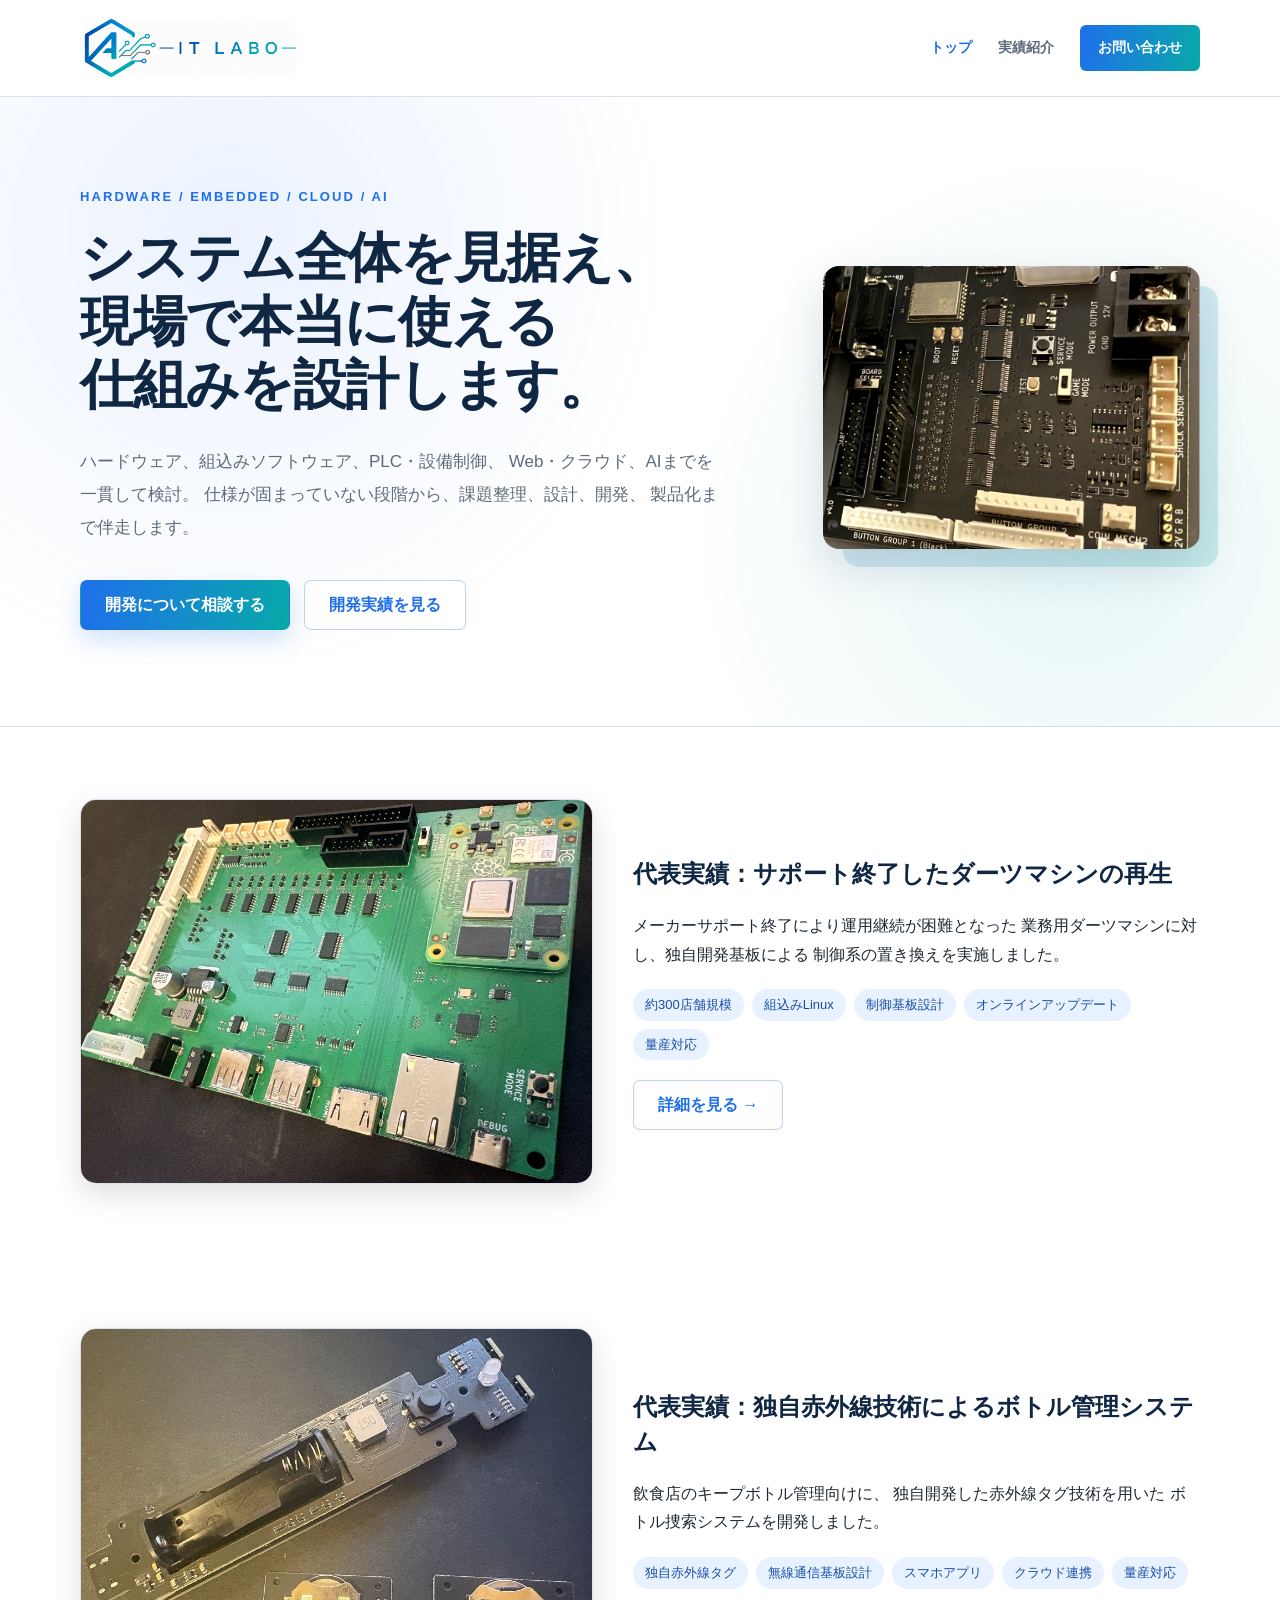
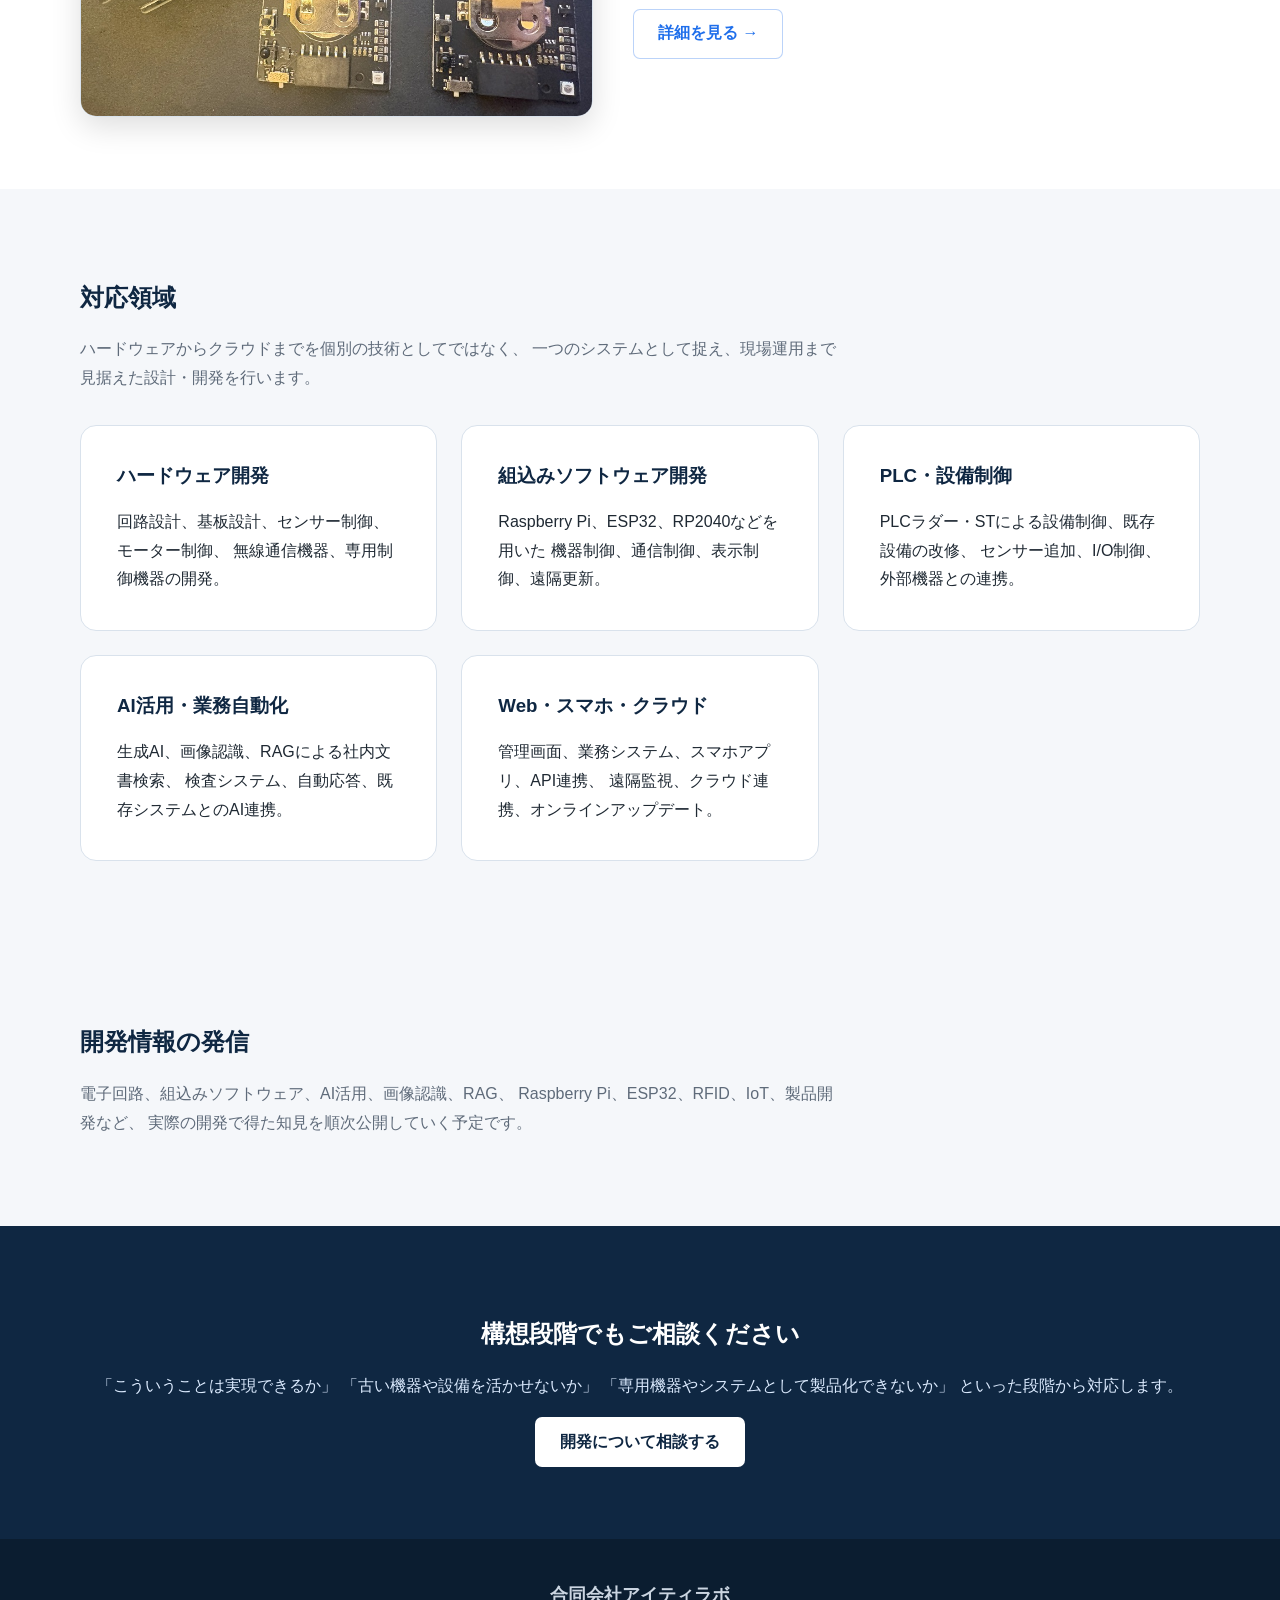
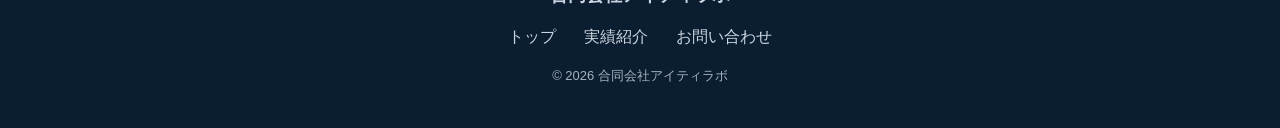
<file: index.html>
﻿<!doctype html>
<html lang="ja">

<head>
  <meta charset="utf-8">
  <meta name="viewport" content="width=device-width, initial-scale=1">

  <title>合同会社アイティラボ | システム全体を見据えた設計・開発</title>

  <meta
    name="description"
    content="合同会社アイティラボは、ハードウェア、組込みソフトウェア、PLC・設備制御、Web・クラウド、AIまでを一貫して設計・開発する技術開発会社です。仕様策定から製品化まで伴走します。"
  >

  <link rel="stylesheet" href="assets/css/style.css">

  <!-- Google Analytics -->
  <script async src="https://www.googletagmanager.com/gtag/js?id=G-69NLYRLEGD"></script>
  <script>
    window.dataLayer = window.dataLayer || [];

    function gtag() {
      dataLayer.push(arguments);
    }

    gtag('js', new Date());
    gtag('config', 'G-69NLYRLEGD');
  </script>
</head>

<body>

  <header class="site-header">
    <div class="header-inner">

      <a
        class="site-logo"
        href="index.html"
        aria-label="合同会社アイティラボ トップページ"
      >
        <img
          src="images/logo-header.png"
          alt="IT LABO 合同会社アイティラボ"
          width="1683"
          height="487"
        >
      </a>

      <nav class="global-nav" aria-label="メインナビゲーション">
        <a href="index.html" aria-current="page">トップ</a>
        <a href="works.html">実績紹介</a>
        <a href="contact.html" class="nav-contact">お問い合わせ</a>
      </nav>

    </div>
  </header>

  <main>

    <section class="hero">
      <div class="hero-inner">

        <div class="hero-content">

          <p class="hero-kicker">
            HARDWARE / EMBEDDED / CLOUD / AI
          </p>

          <h1>
            <span class="hero-title-line">システム全体を見据え、</span>
            <span class="hero-title-line">現場で本当に使える</span>
            <span class="hero-title-line">仕組みを設計します。</span>
          </h1>

          <p class="hero-description">
            ハードウェア、組込みソフトウェア、PLC・設備制御、
            Web・クラウド、AIまでを一貫して検討。
            仕様が固まっていない段階から、課題整理、設計、開発、
            製品化まで伴走します。
          </p>

          <div class="hero-actions">
            <a
              class="button button-primary"
              href="contact.html"
            >
              開発について相談する
            </a>

            <a
              class="button button-secondary"
              href="works.html"
            >
              開発実績を見る
            </a>
          </div>

        </div>

        <div class="hero-photo">
          <img
            src="images/main-board.jpg"
            alt="アイティラボが設計した制御基板"
          >
        </div>

      </div>
    </section>

    <section class="case">
      <div class="section case-grid">

        <div class="case-image">
          <img
            src="images/darts-board.jpg"
            alt="ダーツマシン向け制御基板"
          >
        </div>

        <div class="case-content">

          <h2>
            代表実績：サポート終了したダーツマシンの再生
          </h2>

          <p>
            メーカーサポート終了により運用継続が困難となった
            業務用ダーツマシンに対し、独自開発基板による
            制御系の置き換えを実施しました。
          </p>

          <div class="badges">
            <span class="badge">約300店舗規模</span>
            <span class="badge">組込みLinux</span>
            <span class="badge">制御基板設計</span>
            <span class="badge">オンラインアップデート</span>
            <span class="badge">量産対応</span>
          </div>

          <p>
            <a
              class="button button-secondary"
              href="works-darts.html"
            >
              詳細を見る →
            </a>
          </p>

        </div>

      </div>
    </section>

    <section class="case">
      <div class="section case-grid">

        <div class="case-image">
          <img
            src="images/bottle-system.jpg"
            alt="独自赤外線技術によるボトル管理システム"
          >
        </div>

        <div class="case-content">

          <h2>
            代表実績：独自赤外線技術によるボトル管理システム
          </h2>

          <p>
            飲食店のキープボトル管理向けに、
            独自開発した赤外線タグ技術を用いた
            ボトル捜索システムを開発しました。
          </p>

          <div class="badges">
            <span class="badge">独自赤外線タグ</span>
            <span class="badge">無線通信基板設計</span>
            <span class="badge">スマホアプリ</span>
            <span class="badge">クラウド連携</span>
            <span class="badge">量産対応</span>
          </div>

          <p>
            <a
              class="button button-secondary"
              href="works-bottle.html"
            >
              詳細を見る →
            </a>
          </p>

        </div>

      </div>
    </section>

    <section class="section">

      <h2>対応領域</h2>

      <p class="lead">
        ハードウェアからクラウドまでを個別の技術としてではなく、
        一つのシステムとして捉え、現場運用まで見据えた設計・開発を行います。
      </p>

      <div class="cards">

        <div class="card">
          <h3>ハードウェア開発</h3>
          <p>
            回路設計、基板設計、センサー制御、モーター制御、
            無線通信機器、専用制御機器の開発。
          </p>
        </div>

        <div class="card">
          <h3>組込みソフトウェア開発</h3>
          <p>
            Raspberry Pi、ESP32、RP2040などを用いた
            機器制御、通信制御、表示制御、遠隔更新。
          </p>
        </div>

        <div class="card">
          <h3>PLC・設備制御</h3>
          <p>
            PLCラダー・STによる設備制御、既存設備の改修、
            センサー追加、I/O制御、外部機器との連携。
          </p>
        </div>

        <div class="card">
          <h3>AI活用・業務自動化</h3>
          <p>
            生成AI、画像認識、RAGによる社内文書検索、
            検査システム、自動応答、既存システムとのAI連携。
          </p>
        </div>

        <div class="card">
          <h3>Web・スマホ・クラウド</h3>
          <p>
            管理画面、業務システム、スマホアプリ、API連携、
            遠隔監視、クラウド連携、オンラインアップデート。
          </p>
        </div>

      </div>

    </section>

    <section class="section">

      <h2>開発情報の発信</h2>

      <p class="lead">
        電子回路、組込みソフトウェア、AI活用、画像認識、RAG、
        Raspberry Pi、ESP32、RFID、IoT、製品開発など、
        実際の開発で得た知見を順次公開していく予定です。
      </p>

      <!-- 将来的に blog/index.html へリンク -->

    </section>

    <section class="cta">
      <div class="section">

        <h2>構想段階でもご相談ください</h2>

        <p>
          「こういうことは実現できるか」
          「古い機器や設備を活かせないか」
          「専用機器やシステムとして製品化できないか」
          といった段階から対応します。
        </p>

        <a
          class="button button-primary"
          href="contact.html"
        >
          開発について相談する
        </a>

      </div>
    </section>

  </main>

  <footer class="footer">

    <div class="footer-company">
      合同会社アイティラボ
    </div>

    <div class="footer-links">
      <a href="index.html">トップ</a>
      <a href="works.html">実績紹介</a>
      <a href="contact.html">お問い合わせ</a>
    </div>

    <div class="footer-copy">
      © 2026 合同会社アイティラボ
    </div>

  </footer>

</body>

</html>
</file>
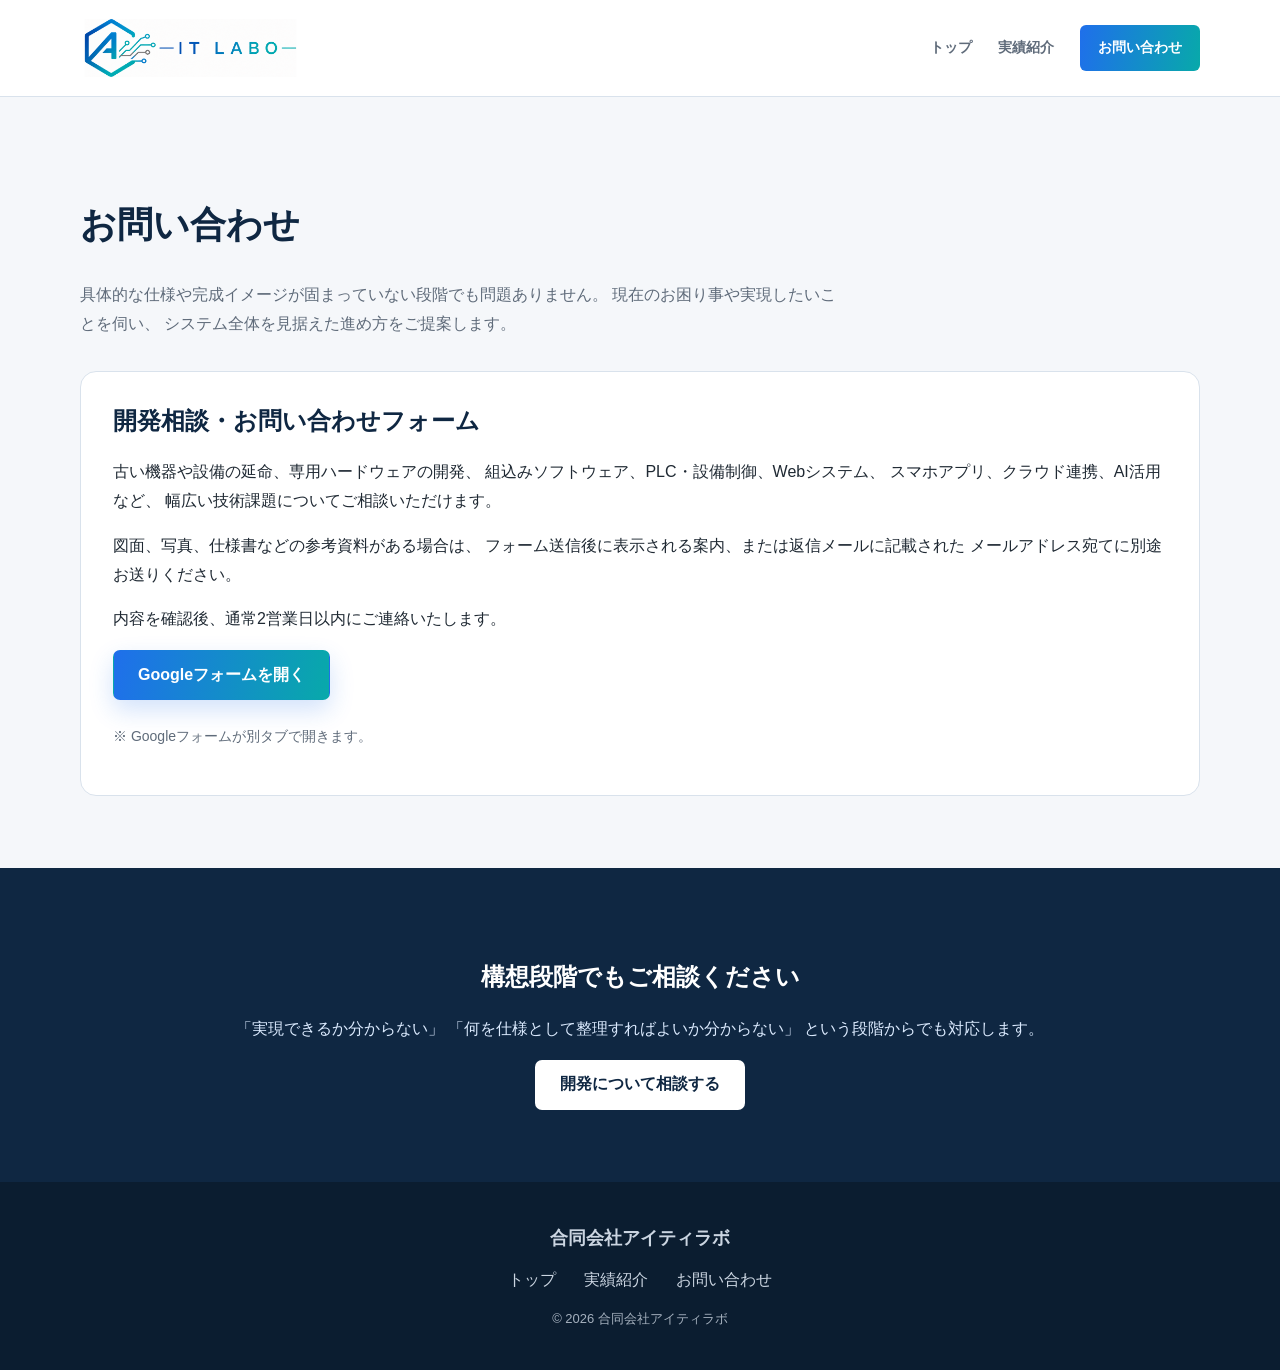
<file: contact.html>
<!doctype html>
<html lang="ja">

<head>
  <meta charset="utf-8">
  <meta name="viewport" content="width=device-width, initial-scale=1">

  <title>お問い合わせ | 合同会社アイティラボ</title>

  <meta
    name="description"
    content="合同会社アイティラボへの開発相談・お問い合わせページです。仕様が固まっていない段階でも、ハードウェア、組込みソフトウェア、設備制御、Web・クラウド、AI活用についてご相談いただけます。"
  >

  <link rel="stylesheet" href="assets/css/style.css?v=20260711">

  <!-- Google Analytics -->
  <script async src="https://www.googletagmanager.com/gtag/js?id=G-69NLYRLEGD"></script>
  <script>
    window.dataLayer = window.dataLayer || [];

    function gtag() {
      dataLayer.push(arguments);
    }

    gtag('js', new Date());
    gtag('config', 'G-69NLYRLEGD');
  </script>
</head>

<body>

  <header class="site-header">
    <div class="header-inner">

      <a
        class="site-logo"
        href="index.html"
        aria-label="合同会社アイティラボ トップページ"
      >
        <img
          src="images/logo-header.png?v=20260711"
          alt="IT LABO 合同会社アイティラボ"
          width="1683"
          height="487"
        >
      </a>

      <nav class="global-nav" aria-label="メインナビゲーション">
        <a href="index.html">トップ</a>
        <a href="works.html">実績紹介</a>
        <a
          href="contact.html"
          class="nav-contact"
          aria-current="page"
        >
          お問い合わせ
        </a>
      </nav>

    </div>
  </header>

  <main>

    <section class="section">

      <h1>お問い合わせ</h1>

      <p class="lead">
        具体的な仕様や完成イメージが固まっていない段階でも問題ありません。
        現在のお困り事や実現したいことを伺い、
        システム全体を見据えた進め方をご提案します。
      </p>

      <div class="form-area">

        <h2>開発相談・お問い合わせフォーム</h2>

        <p>
          古い機器や設備の延命、専用ハードウェアの開発、
          組込みソフトウェア、PLC・設備制御、Webシステム、
          スマホアプリ、クラウド連携、AI活用など、
          幅広い技術課題についてご相談いただけます。
        </p>

        <p>
          図面、写真、仕様書などの参考資料がある場合は、
          フォーム送信後に表示される案内、または返信メールに記載された
          メールアドレス宛てに別途お送りください。
        </p>

        <p>
          内容を確認後、通常2営業日以内にご連絡いたします。
        </p>

        <a
          class="button button-primary"
          href="https://forms.gle/nQAf1mtK7RLspYhS7"
          target="_blank"
          rel="noopener noreferrer"
        >
          Googleフォームを開く
        </a>

        <p class="note">
          ※ Googleフォームが別タブで開きます。
        </p>

      </div>

    </section>

    <section class="cta">
      <div class="section">

        <h2>構想段階でもご相談ください</h2>

        <p>
          「実現できるか分からない」
          「何を仕様として整理すればよいか分からない」
          という段階からでも対応します。
        </p>

        <a
          class="button button-primary"
          href="https://forms.gle/nQAf1mtK7RLspYhS7"
          target="_blank"
          rel="noopener noreferrer"
        >
          開発について相談する
        </a>

      </div>
    </section>

  </main>

  <footer class="footer">

    <div class="footer-company">
      合同会社アイティラボ
    </div>

    <div class="footer-links">
      <a href="index.html">トップ</a>
      <a href="works.html">実績紹介</a>
      <a href="contact.html">お問い合わせ</a>
    </div>

    <div class="footer-copy">
      © 2026 合同会社アイティラボ
    </div>

  </footer>

</body>

</html>
</file>
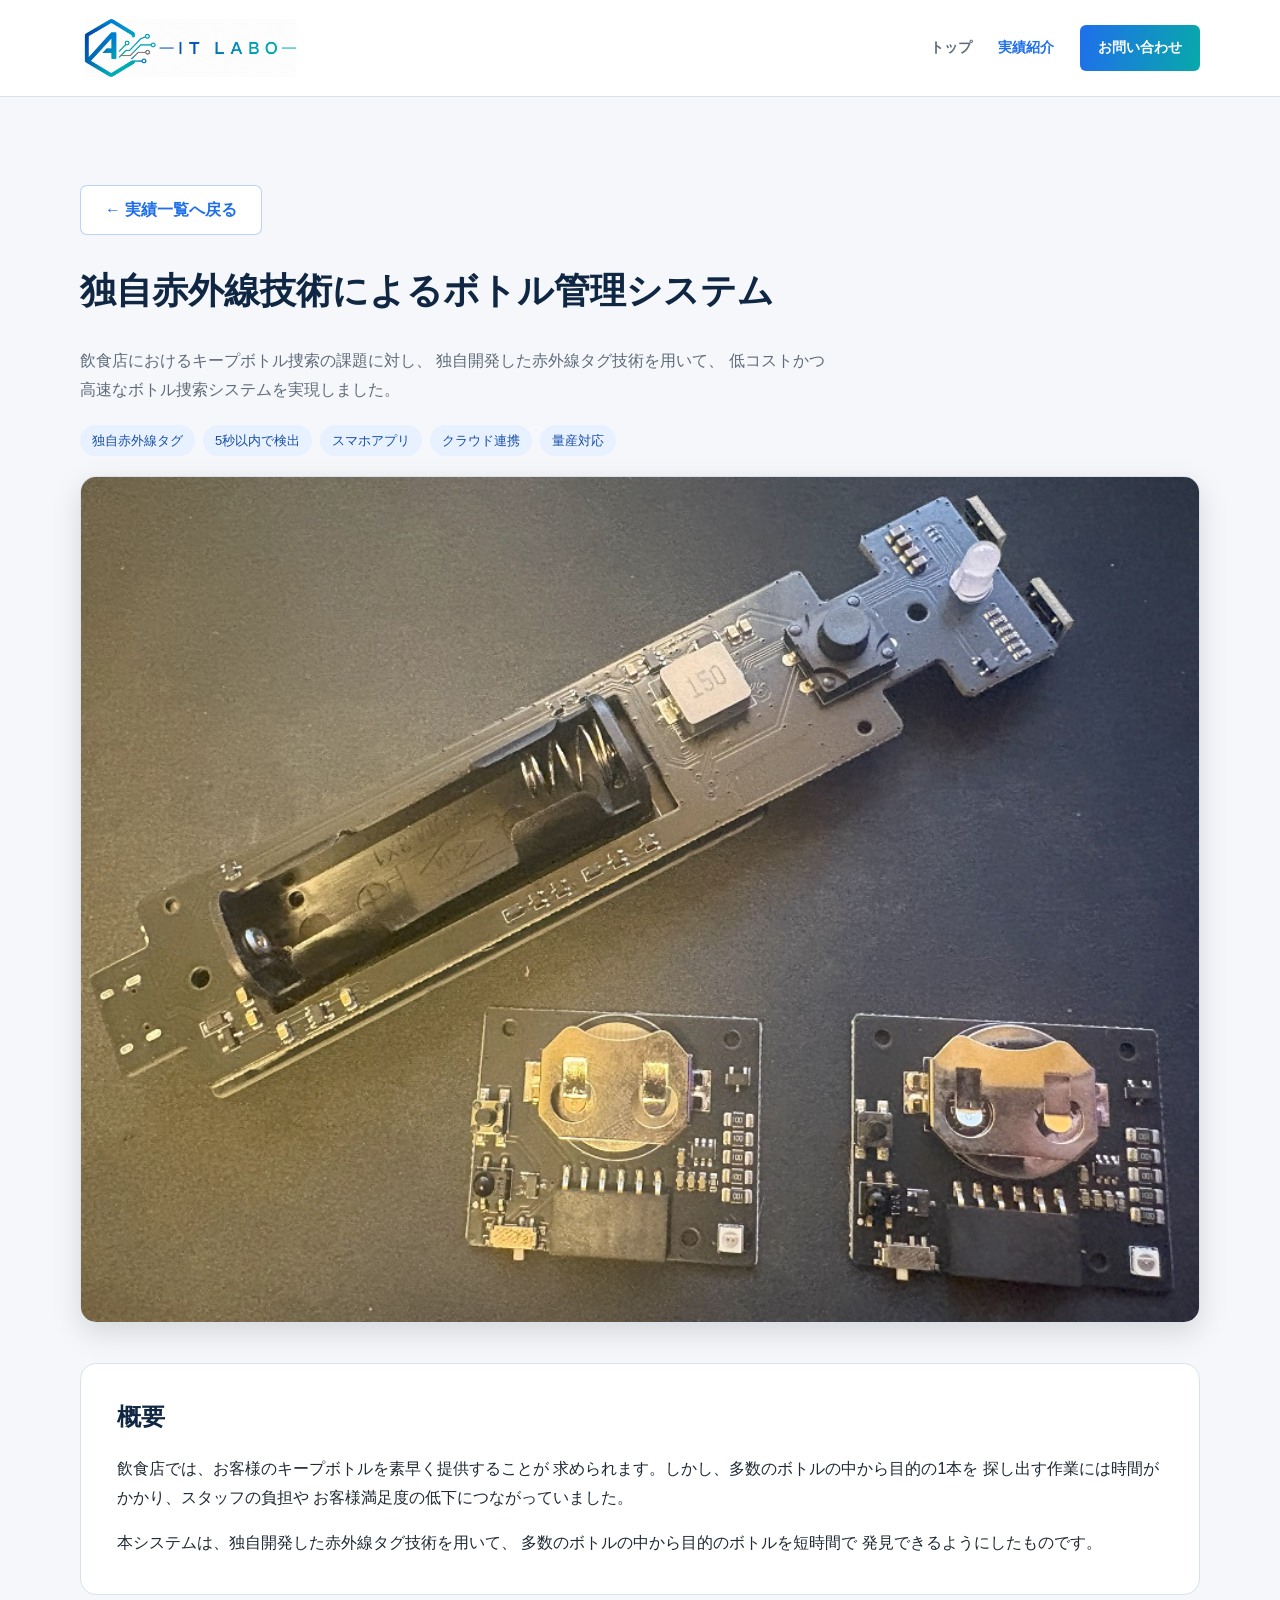
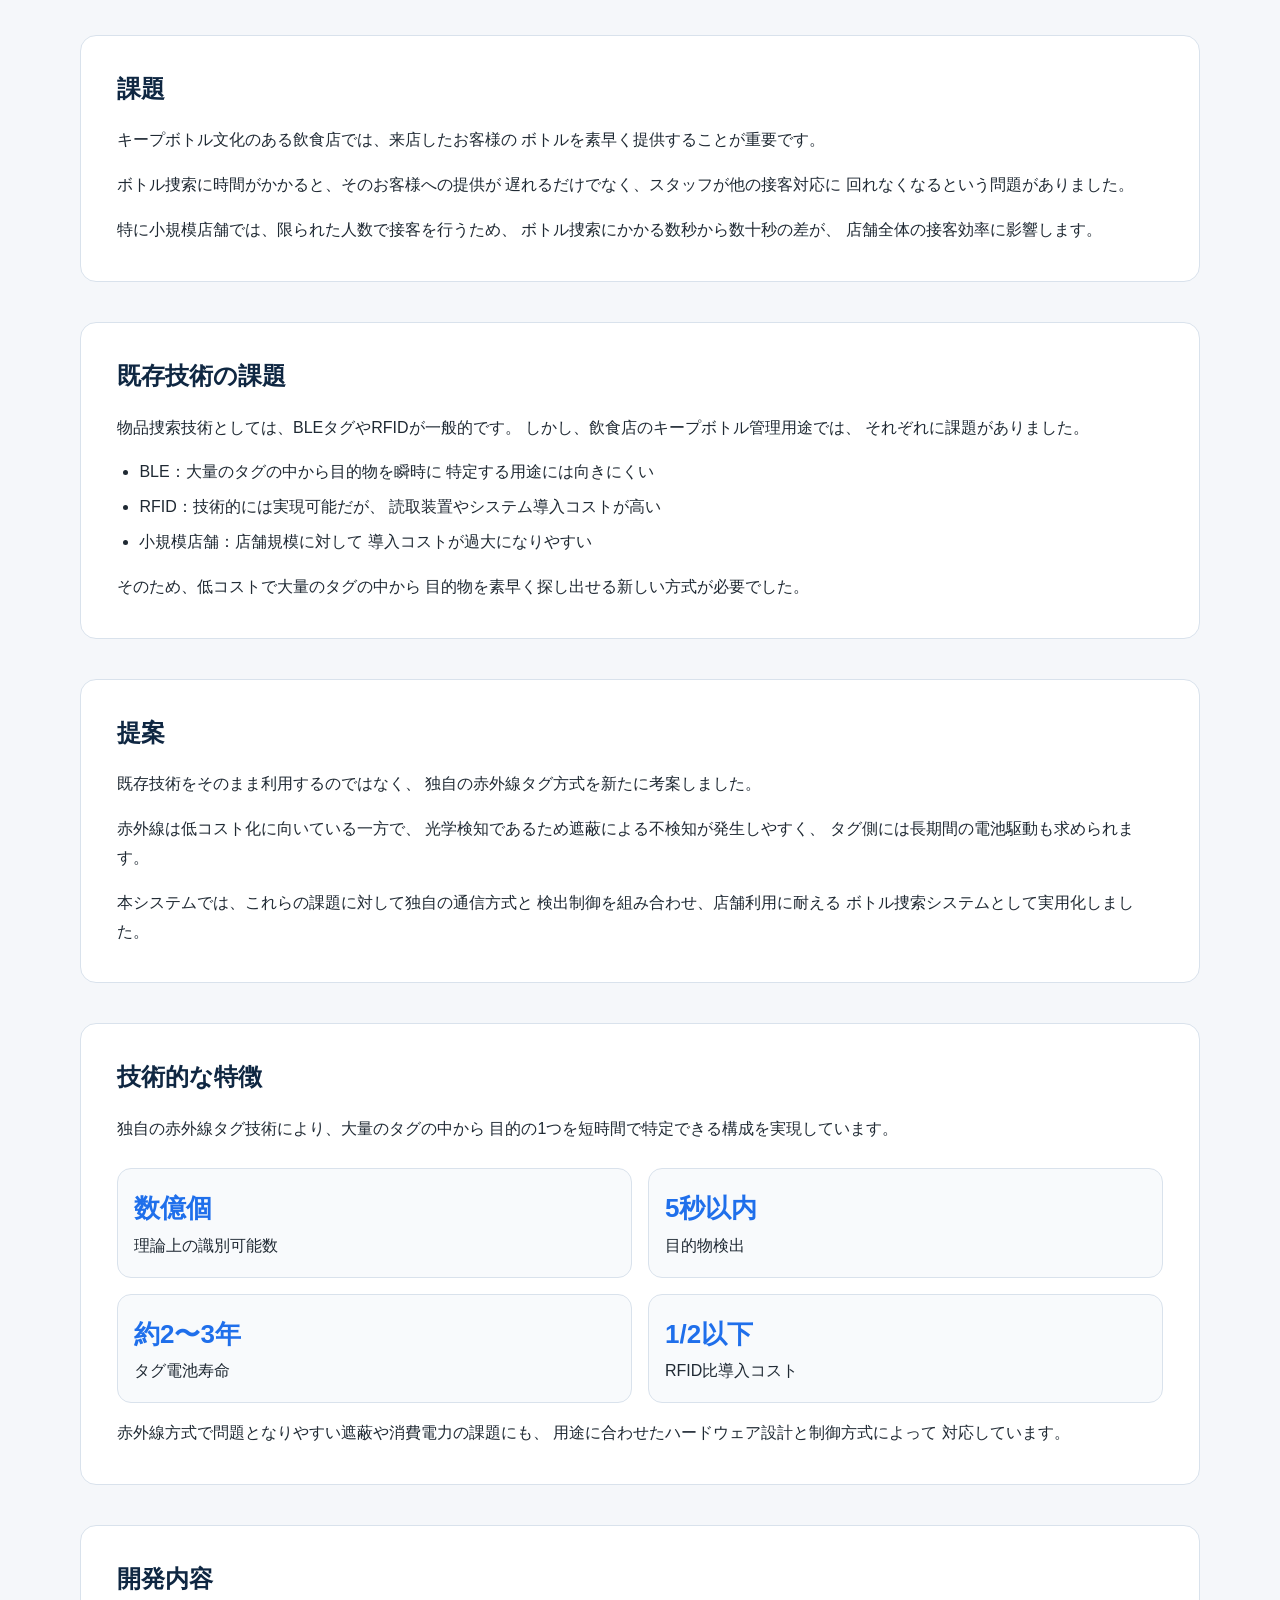
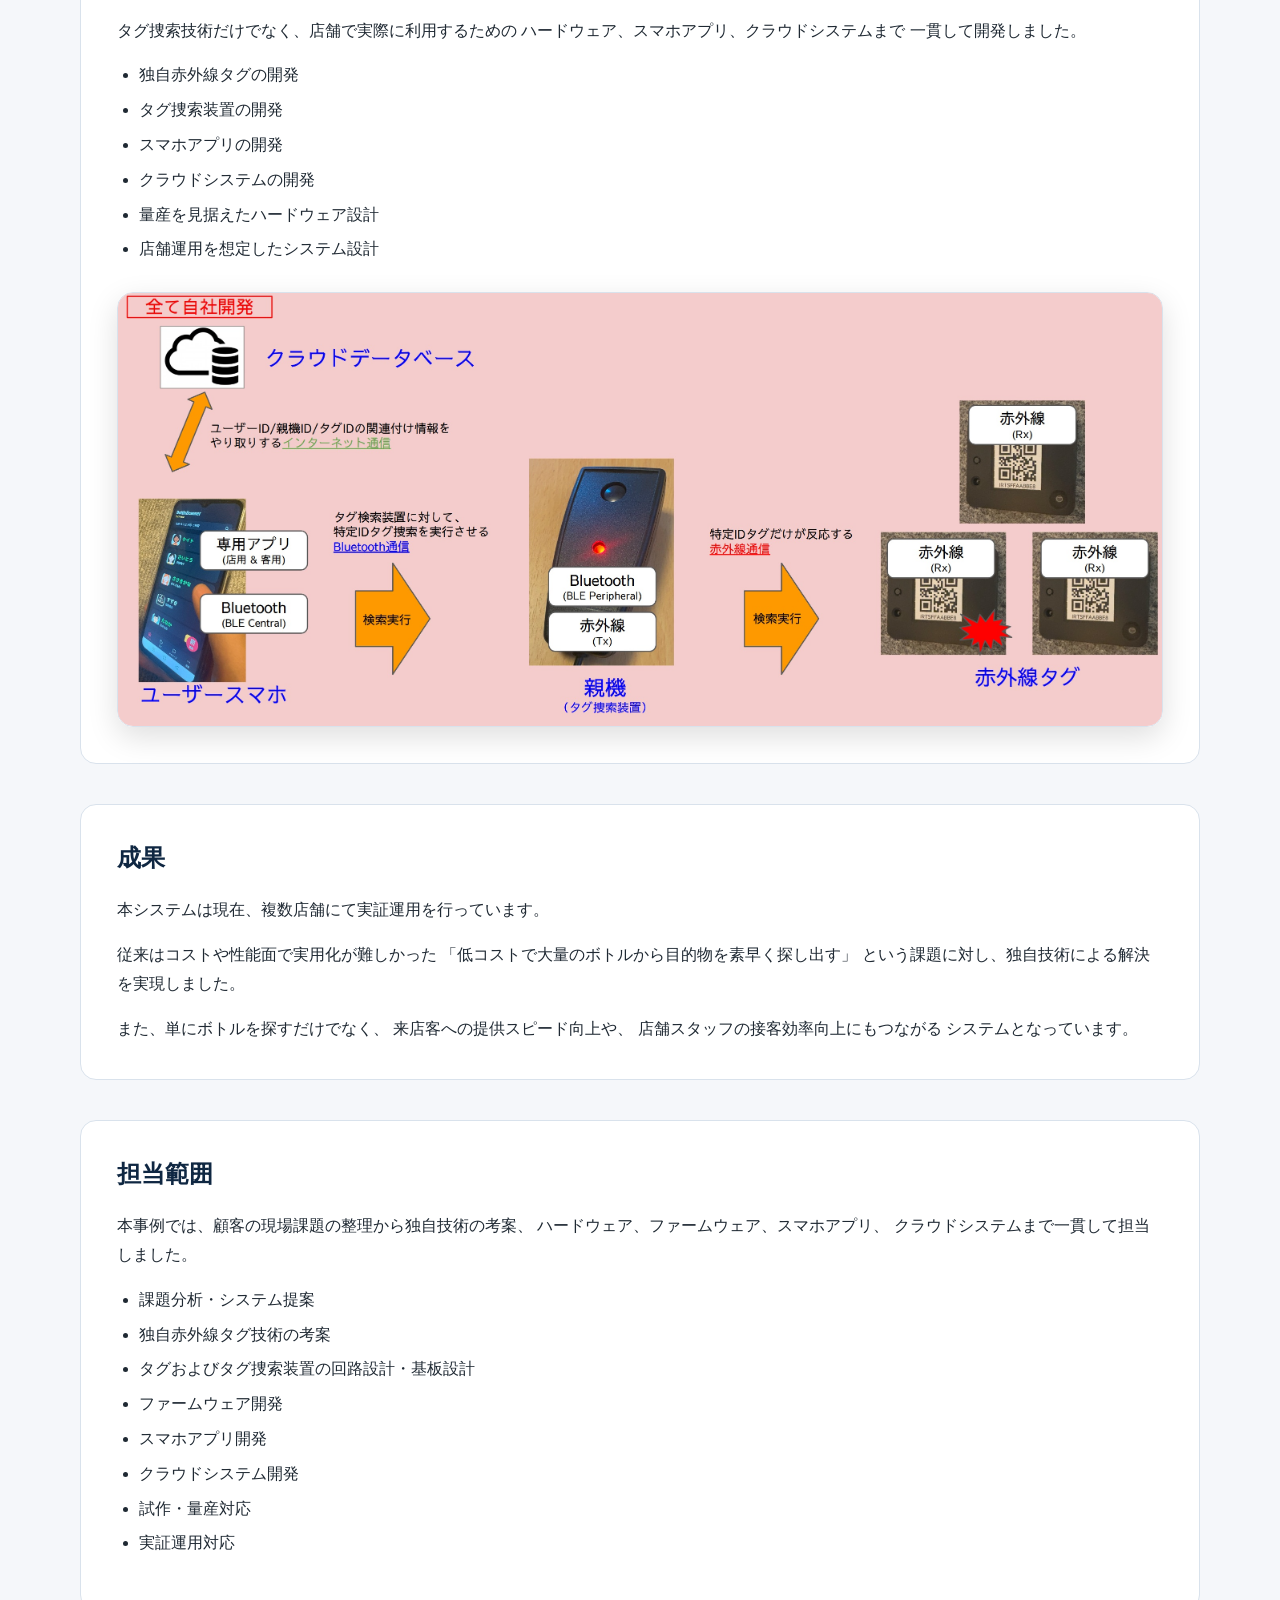
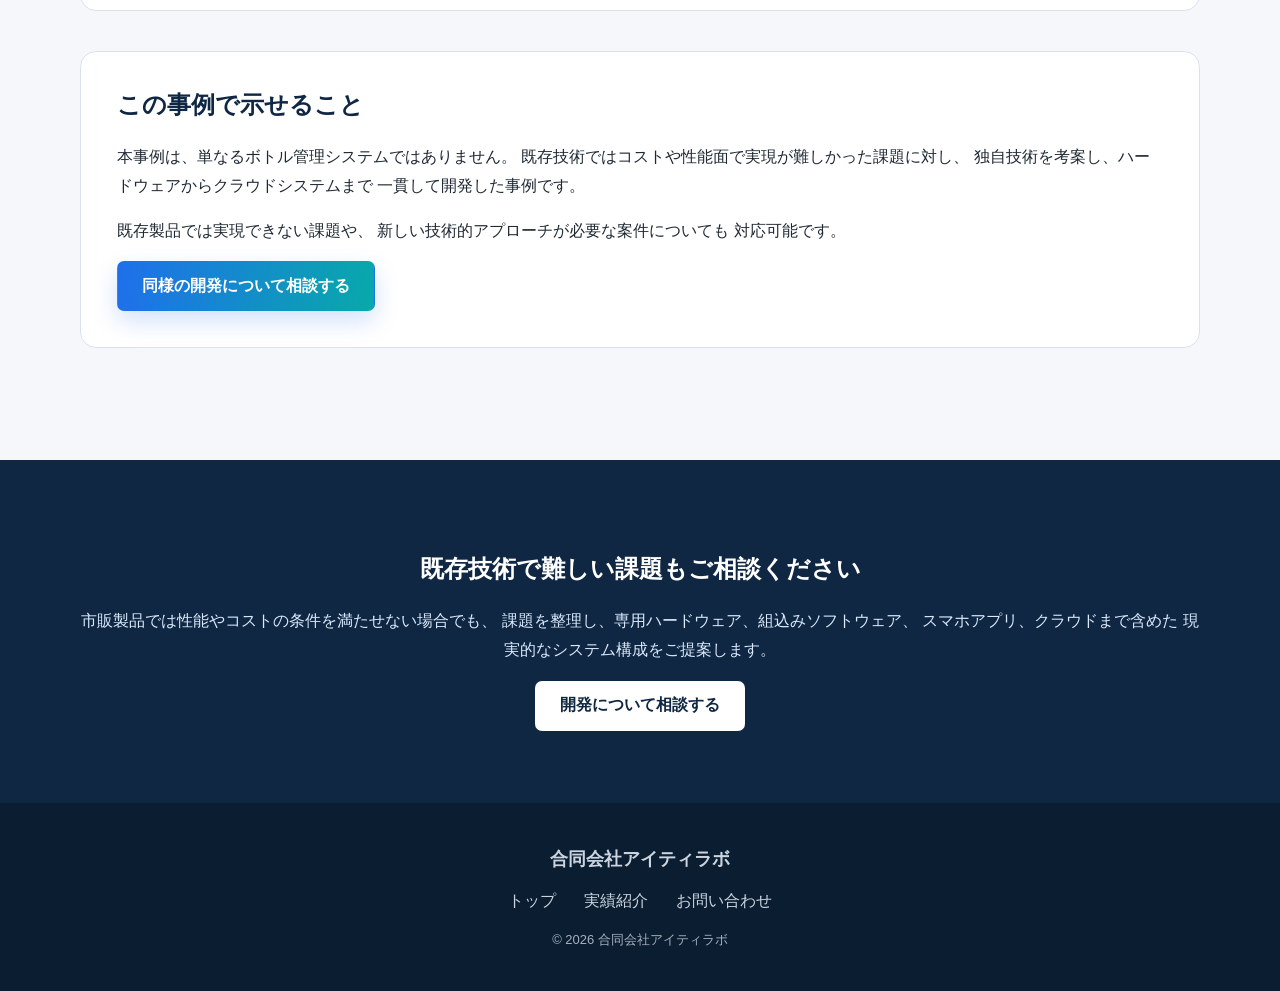
<file: works-bottle.html>
<!doctype html>
<html lang="ja">

<head>
    <meta charset="utf-8">
    <meta name="viewport" content="width=device-width, initial-scale=1">

    <title>独自赤外線技術によるボトル管理システム | 合同会社アイティラボ</title>

    <meta
        name="description"
        content="独自開発した赤外線タグ技術により、多数のキープボトルから目的の1本を短時間で特定するボトル管理システムの開発事例です。ハードウェア、スマホアプリ、クラウドまで一貫して開発しました。"
    >

    <link rel="stylesheet" href="assets/css/style.css?v=20260711">

    <!-- Google Analytics -->
    <script async src="https://www.googletagmanager.com/gtag/js?id=G-69NLYRLEGD"></script>
    <script>
        window.dataLayer = window.dataLayer || [];

        function gtag() {
            dataLayer.push(arguments);
        }

        gtag('js', new Date());
        gtag('config', 'G-69NLYRLEGD');
    </script>
</head>

<body>

    <header class="site-header">
        <div class="header-inner">

            <a
                class="site-logo"
                href="index.html"
                aria-label="合同会社アイティラボ トップページ"
            >
                <img
                    src="images/logo-header.png?v=20260711"
                    alt="IT LABO 合同会社アイティラボ"
                    width="1683"
                    height="487"
                >
            </a>

            <nav class="global-nav" aria-label="メインナビゲーション">
                <a href="index.html">トップ</a>
                <a href="works.html" aria-current="page">実績紹介</a>
                <a href="contact.html" class="nav-contact">お問い合わせ</a>
            </nav>

        </div>
    </header>

    <main>

        <section class="section">

            <p>
                <a
                    class="button button-secondary"
                    href="works.html"
                >
                    ← 実績一覧へ戻る
                </a>
            </p>

            <h1>独自赤外線技術によるボトル管理システム</h1>

            <p class="lead">
                飲食店におけるキープボトル捜索の課題に対し、
                独自開発した赤外線タグ技術を用いて、
                低コストかつ高速なボトル捜索システムを実現しました。
            </p>

            <div class="badges">
                <span class="badge">独自赤外線タグ</span>
                <span class="badge">5秒以内で検出</span>
                <span class="badge">スマホアプリ</span>
                <span class="badge">クラウド連携</span>
                <span class="badge">量産対応</span>
            </div>

            <div class="case-image">
                <img
                    src="images/bottle-system.jpg"
                    alt="独自赤外線技術によるボトル管理システム"
                >
            </div>

            <section class="card">
                <h2>概要</h2>

                <p>
                    飲食店では、お客様のキープボトルを素早く提供することが
                    求められます。しかし、多数のボトルの中から目的の1本を
                    探し出す作業には時間がかかり、スタッフの負担や
                    お客様満足度の低下につながっていました。
                </p>

                <p>
                    本システムは、独自開発した赤外線タグ技術を用いて、
                    多数のボトルの中から目的のボトルを短時間で
                    発見できるようにしたものです。
                </p>
            </section>

            <section class="card">
                <h2>課題</h2>

                <p>
                    キープボトル文化のある飲食店では、来店したお客様の
                    ボトルを素早く提供することが重要です。
                </p>

                <p>
                    ボトル捜索に時間がかかると、そのお客様への提供が
                    遅れるだけでなく、スタッフが他の接客対応に
                    回れなくなるという問題がありました。
                </p>

                <p>
                    特に小規模店舗では、限られた人数で接客を行うため、
                    ボトル捜索にかかる数秒から数十秒の差が、
                    店舗全体の接客効率に影響します。
                </p>
            </section>

            <section class="card">
                <h2>既存技術の課題</h2>

                <p>
                    物品捜索技術としては、BLEタグやRFIDが一般的です。
                    しかし、飲食店のキープボトル管理用途では、
                    それぞれに課題がありました。
                </p>

                <ul>
                    <li>
                        BLE：大量のタグの中から目的物を瞬時に
                        特定する用途には向きにくい
                    </li>
                    <li>
                        RFID：技術的には実現可能だが、
                        読取装置やシステム導入コストが高い
                    </li>
                    <li>
                        小規模店舗：店舗規模に対して
                        導入コストが過大になりやすい
                    </li>
                </ul>

                <p>
                    そのため、低コストで大量のタグの中から
                    目的物を素早く探し出せる新しい方式が必要でした。
                </p>
            </section>

            <section class="card">
                <h2>提案</h2>

                <p>
                    既存技術をそのまま利用するのではなく、
                    独自の赤外線タグ方式を新たに考案しました。
                </p>

                <p>
                    赤外線は低コスト化に向いている一方で、
                    光学検知であるため遮蔽による不検知が発生しやすく、
                    タグ側には長期間の電池駆動も求められます。
                </p>

                <p>
                    本システムでは、これらの課題に対して独自の通信方式と
                    検出制御を組み合わせ、店舗利用に耐える
                    ボトル捜索システムとして実用化しました。
                </p>
            </section>

            <section class="card">
                <h2>技術的な特徴</h2>

                <p>
                    独自の赤外線タグ技術により、大量のタグの中から
                    目的の1つを短時間で特定できる構成を実現しています。
                </p>

                <div class="stats">

                    <div class="stat">
                        <strong>数億個</strong>
                        理論上の識別可能数
                    </div>

                    <div class="stat">
                        <strong>5秒以内</strong>
                        目的物検出
                    </div>

                    <div class="stat">
                        <strong>約2〜3年</strong>
                        タグ電池寿命
                    </div>

                    <div class="stat">
                        <strong>1/2以下</strong>
                        RFID比導入コスト
                    </div>

                </div>

                <p>
                    赤外線方式で問題となりやすい遮蔽や消費電力の課題にも、
                    用途に合わせたハードウェア設計と制御方式によって
                    対応しています。
                </p>
            </section>

            <section class="card">
                <h2>開発内容</h2>

                <p>
                    タグ捜索技術だけでなく、店舗で実際に利用するための
                    ハードウェア、スマホアプリ、クラウドシステムまで
                    一貫して開発しました。
                </p>

                <ul>
                    <li>独自赤外線タグの開発</li>
                    <li>タグ捜索装置の開発</li>
                    <li>スマホアプリの開発</li>
                    <li>クラウドシステムの開発</li>
                    <li>量産を見据えたハードウェア設計</li>
                    <li>店舗運用を想定したシステム設計</li>
                </ul>

                <div class="case-image">
                    <img
                        src="images/bottle-system2.jpg"
                        alt="赤外線タグとタグ捜索装置を含むボトル管理システム"
                    >
                </div>
            </section>

            <section class="card">
                <h2>成果</h2>

                <p>
                    本システムは現在、複数店舗にて実証運用を行っています。
                </p>

                <p>
                    従来はコストや性能面で実用化が難しかった
                    「低コストで大量のボトルから目的物を素早く探し出す」
                    という課題に対し、独自技術による解決を実現しました。
                </p>

                <p>
                    また、単にボトルを探すだけでなく、
                    来店客への提供スピード向上や、
                    店舗スタッフの接客効率向上にもつながる
                    システムとなっています。
                </p>
            </section>

            <section class="card">
                <h2>担当範囲</h2>

                <p>
                    本事例では、顧客の現場課題の整理から独自技術の考案、
                    ハードウェア、ファームウェア、スマホアプリ、
                    クラウドシステムまで一貫して担当しました。
                </p>

                <ul>
                    <li>課題分析・システム提案</li>
                    <li>独自赤外線タグ技術の考案</li>
                    <li>タグおよびタグ捜索装置の回路設計・基板設計</li>
                    <li>ファームウェア開発</li>
                    <li>スマホアプリ開発</li>
                    <li>クラウドシステム開発</li>
                    <li>試作・量産対応</li>
                    <li>実証運用対応</li>
                </ul>
            </section>

            <section class="card">
                <h2>この事例で示せること</h2>

                <p>
                    本事例は、単なるボトル管理システムではありません。
                    既存技術ではコストや性能面で実現が難しかった課題に対し、
                    独自技術を考案し、ハードウェアからクラウドシステムまで
                    一貫して開発した事例です。
                </p>

                <p>
                    既存製品では実現できない課題や、
                    新しい技術的アプローチが必要な案件についても
                    対応可能です。
                </p>

                <p>
                    <a
                        class="button button-primary"
                        href="contact.html"
                    >
                        同様の開発について相談する
                    </a>
                </p>
            </section>

        </section>

        <section class="cta">
            <div class="section">

                <h2>既存技術で難しい課題もご相談ください</h2>

                <p>
                    市販製品では性能やコストの条件を満たせない場合でも、
                    課題を整理し、専用ハードウェア、組込みソフトウェア、
                    スマホアプリ、クラウドまで含めた
                    現実的なシステム構成をご提案します。
                </p>

                <a
                    class="button button-primary"
                    href="contact.html"
                >
                    開発について相談する
                </a>

            </div>
        </section>

    </main>

    <footer class="footer">

        <div class="footer-company">
            合同会社アイティラボ
        </div>

        <div class="footer-links">
            <a href="index.html">トップ</a>
            <a href="works.html">実績紹介</a>
            <a href="contact.html">お問い合わせ</a>
        </div>

        <div class="footer-copy">
            © 2026 合同会社アイティラボ
        </div>

    </footer>

</body>

</html>
</file>
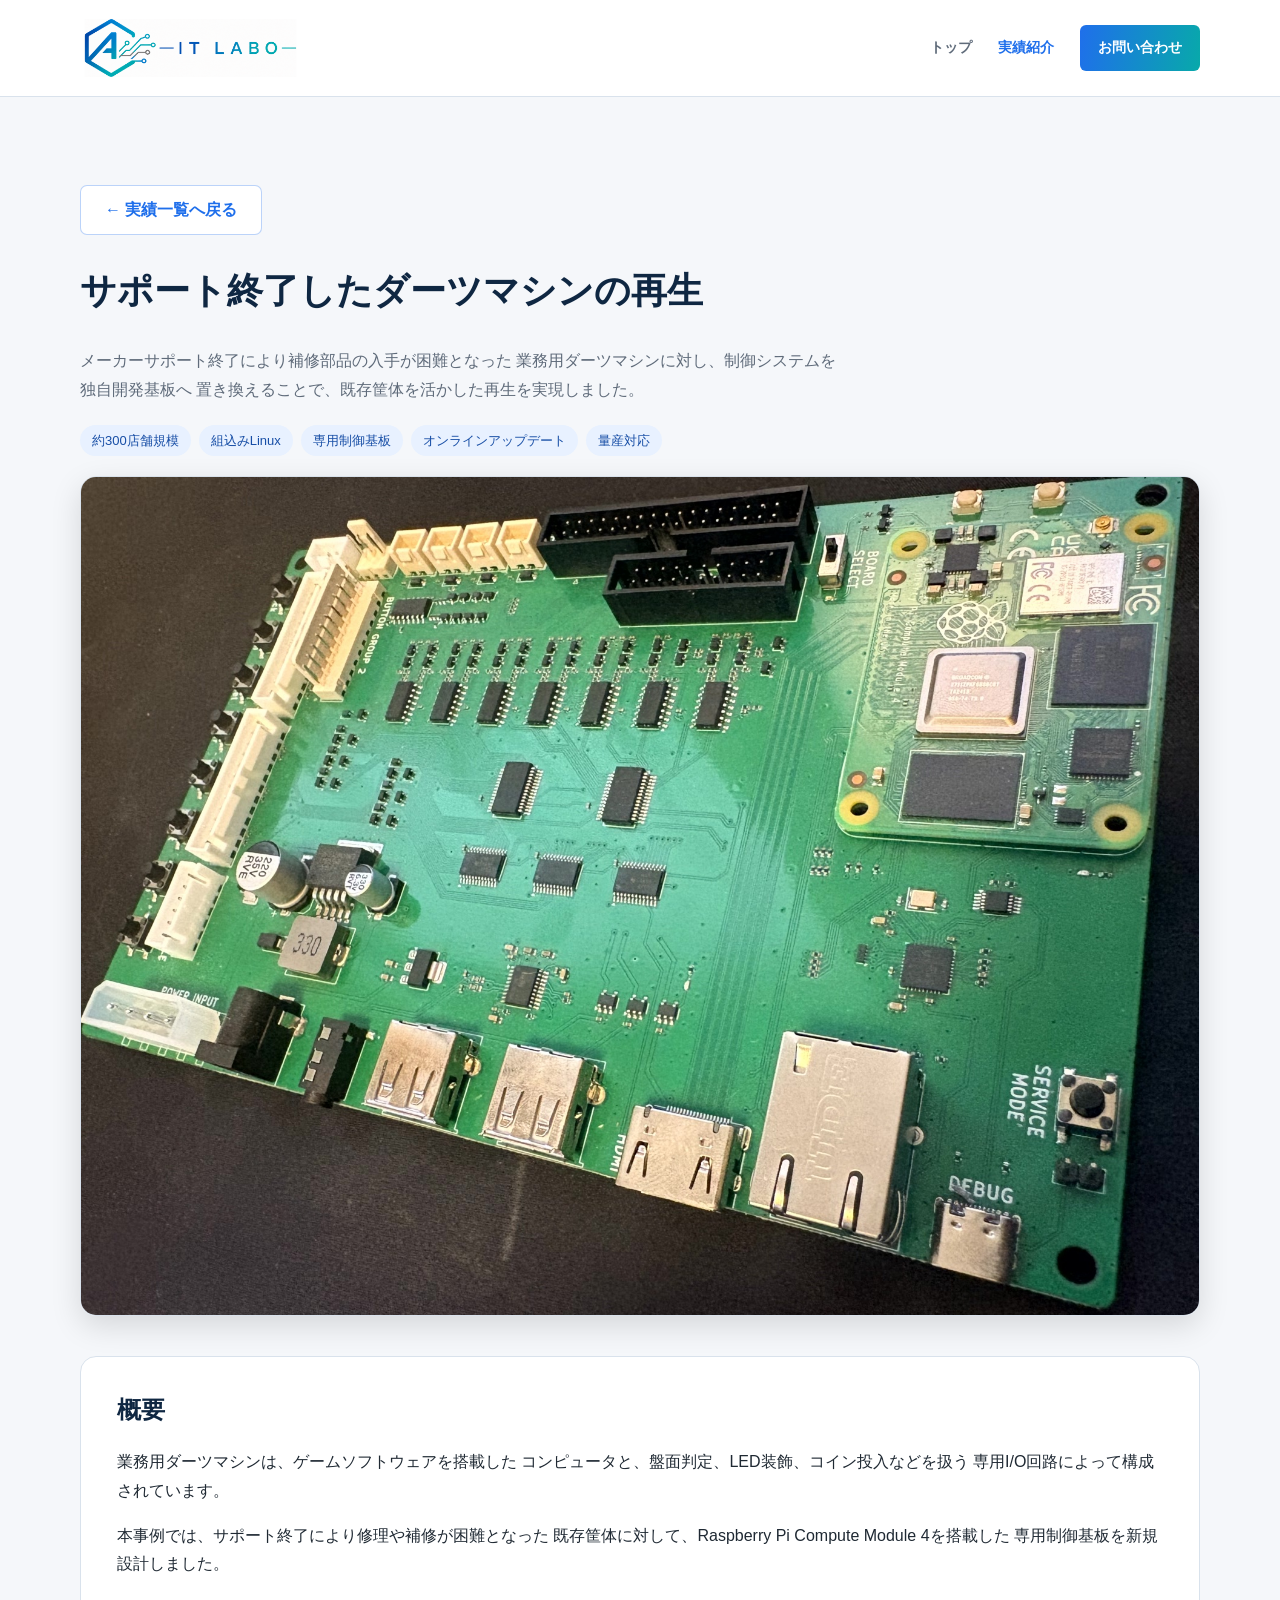
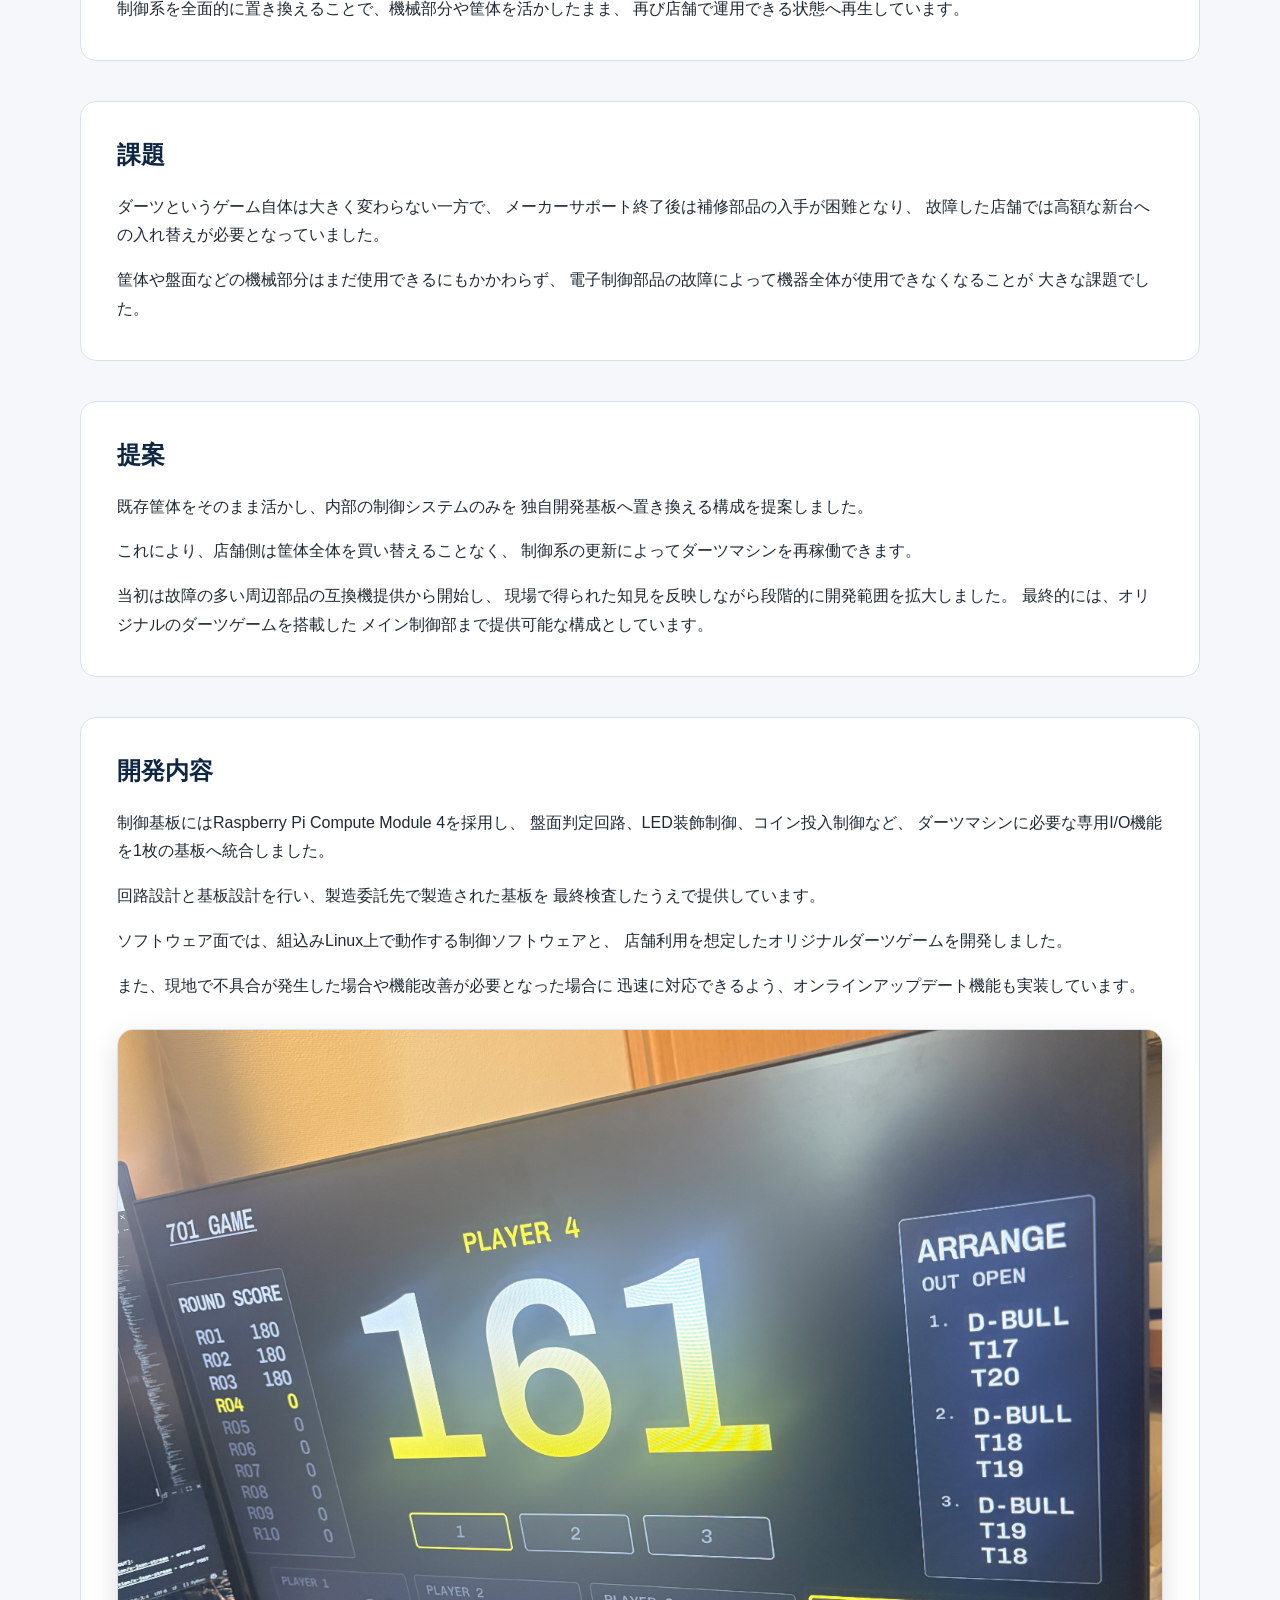
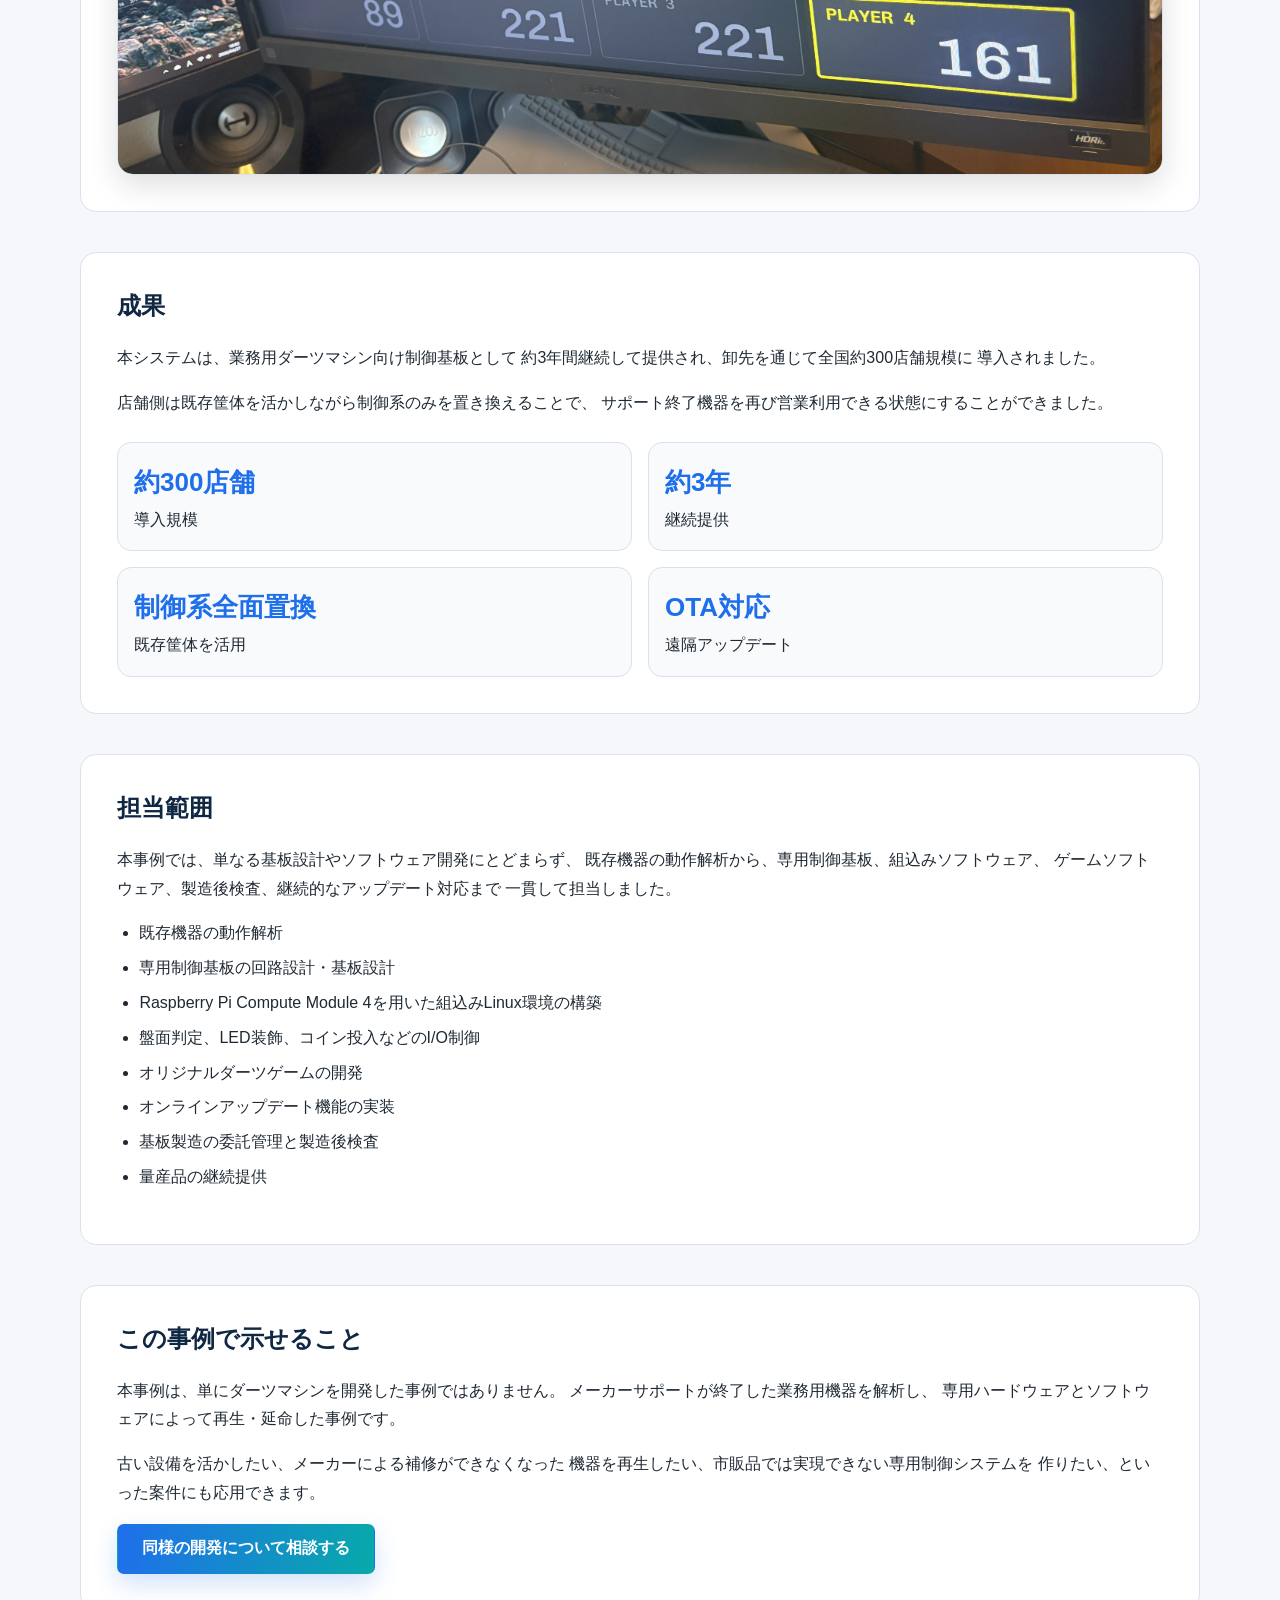
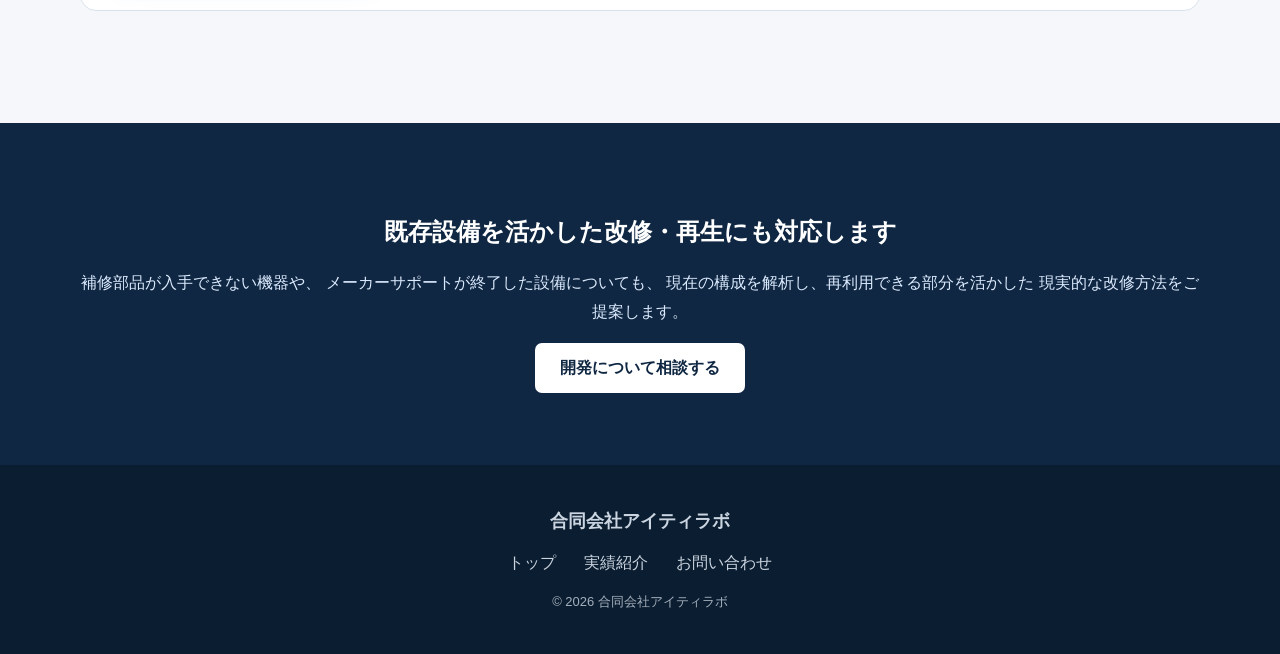
<file: works-darts.html>
<!doctype html>
<html lang="ja">

<head>
    <meta charset="utf-8">
    <meta name="viewport" content="width=device-width, initial-scale=1">

    <title>サポート終了したダーツマシンの再生 | 合同会社アイティラボ</title>

    <meta
        name="description"
        content="メーカーサポートが終了した業務用ダーツマシンに対し、専用制御基板、組込みLinux、ゲームソフトウェア、オンラインアップデート機能を新規開発し、既存筐体を活かした再生を実現した事例です。"
    >

    <link rel="stylesheet" href="assets/css/style.css?v=20260711">

    <!-- Google Analytics -->
    <script async src="https://www.googletagmanager.com/gtag/js?id=G-69NLYRLEGD"></script>
    <script>
        window.dataLayer = window.dataLayer || [];

        function gtag() {
            dataLayer.push(arguments);
        }

        gtag('js', new Date());
        gtag('config', 'G-69NLYRLEGD');
    </script>
</head>

<body>

    <header class="site-header">
        <div class="header-inner">

            <a
                class="site-logo"
                href="index.html"
                aria-label="合同会社アイティラボ トップページ"
            >
                <img
                    src="images/logo-header.png?v=20260711"
                    alt="IT LABO 合同会社アイティラボ"
                    width="1683"
                    height="487"
                >
            </a>

            <nav class="global-nav" aria-label="メインナビゲーション">
                <a href="index.html">トップ</a>
                <a href="works.html" aria-current="page">実績紹介</a>
                <a href="contact.html" class="nav-contact">お問い合わせ</a>
            </nav>

        </div>
    </header>

    <main>

        <section class="section">

            <p>
                <a
                    class="button button-secondary"
                    href="works.html"
                >
                    ← 実績一覧へ戻る
                </a>
            </p>

            <h1>サポート終了したダーツマシンの再生</h1>

            <p class="lead">
                メーカーサポート終了により補修部品の入手が困難となった
                業務用ダーツマシンに対し、制御システムを独自開発基板へ
                置き換えることで、既存筐体を活かした再生を実現しました。
            </p>

            <div class="badges">
                <span class="badge">約300店舗規模</span>
                <span class="badge">組込みLinux</span>
                <span class="badge">専用制御基板</span>
                <span class="badge">オンラインアップデート</span>
                <span class="badge">量産対応</span>
            </div>

            <div class="case-image">
                <img
                    src="images/darts-board.jpg"
                    alt="ダーツマシン向け制御基板"
                >
            </div>

            <section class="card">
                <h2>概要</h2>

                <p>
                    業務用ダーツマシンは、ゲームソフトウェアを搭載した
                    コンピュータと、盤面判定、LED装飾、コイン投入などを扱う
                    専用I/O回路によって構成されています。
                </p>

                <p>
                    本事例では、サポート終了により修理や補修が困難となった
                    既存筐体に対して、Raspberry Pi Compute Module 4を搭載した
                    専用制御基板を新規設計しました。
                </p>

                <p>
                    制御系を全面的に置き換えることで、機械部分や筐体を活かしたまま、
                    再び店舗で運用できる状態へ再生しています。
                </p>
            </section>

            <section class="card">
                <h2>課題</h2>

                <p>
                    ダーツというゲーム自体は大きく変わらない一方で、
                    メーカーサポート終了後は補修部品の入手が困難となり、
                    故障した店舗では高額な新台への入れ替えが必要となっていました。
                </p>

                <p>
                    筐体や盤面などの機械部分はまだ使用できるにもかかわらず、
                    電子制御部品の故障によって機器全体が使用できなくなることが
                    大きな課題でした。
                </p>
            </section>

            <section class="card">
                <h2>提案</h2>

                <p>
                    既存筐体をそのまま活かし、内部の制御システムのみを
                    独自開発基板へ置き換える構成を提案しました。
                </p>

                <p>
                    これにより、店舗側は筐体全体を買い替えることなく、
                    制御系の更新によってダーツマシンを再稼働できます。
                </p>

                <p>
                    当初は故障の多い周辺部品の互換機提供から開始し、
                    現場で得られた知見を反映しながら段階的に開発範囲を拡大しました。
                    最終的には、オリジナルのダーツゲームを搭載した
                    メイン制御部まで提供可能な構成としています。
                </p>
            </section>

            <section class="card">
                <h2>開発内容</h2>

                <p>
                    制御基板にはRaspberry Pi Compute Module 4を採用し、
                    盤面判定回路、LED装飾制御、コイン投入制御など、
                    ダーツマシンに必要な専用I/O機能を1枚の基板へ統合しました。
                </p>

                <p>
                    回路設計と基板設計を行い、製造委託先で製造された基板を
                    最終検査したうえで提供しています。
                </p>

                <p>
                    ソフトウェア面では、組込みLinux上で動作する制御ソフトウェアと、
                    店舗利用を想定したオリジナルダーツゲームを開発しました。
                </p>

                <p>
                    また、現地で不具合が発生した場合や機能改善が必要となった場合に
                    迅速に対応できるよう、オンラインアップデート機能も実装しています。
                </p>

                <div class="case-image">
                    <img
                        src="images/darts-board2.jpg"
                        alt="Raspberry Pi Compute Module 4を搭載したダーツマシン向け専用制御基板"
                    >
                </div>
            </section>

            <section class="card">
                <h2>成果</h2>

                <p>
                    本システムは、業務用ダーツマシン向け制御基板として
                    約3年間継続して提供され、卸先を通じて全国約300店舗規模に
                    導入されました。
                </p>

                <p>
                    店舗側は既存筐体を活かしながら制御系のみを置き換えることで、
                    サポート終了機器を再び営業利用できる状態にすることができました。
                </p>

                <div class="stats">

                    <div class="stat">
                        <strong>約300店舗</strong>
                        導入規模
                    </div>

                    <div class="stat">
                        <strong>約3年</strong>
                        継続提供
                    </div>

                    <div class="stat">
                        <strong>制御系全面置換</strong>
                        既存筐体を活用
                    </div>

                    <div class="stat">
                        <strong>OTA対応</strong>
                        遠隔アップデート
                    </div>

                </div>
            </section>

            <section class="card">
                <h2>担当範囲</h2>

                <p>
                    本事例では、単なる基板設計やソフトウェア開発にとどまらず、
                    既存機器の動作解析から、専用制御基板、組込みソフトウェア、
                    ゲームソフトウェア、製造後検査、継続的なアップデート対応まで
                    一貫して担当しました。
                </p>

                <ul>
                    <li>既存機器の動作解析</li>
                    <li>専用制御基板の回路設計・基板設計</li>
                    <li>Raspberry Pi Compute Module 4を用いた組込みLinux環境の構築</li>
                    <li>盤面判定、LED装飾、コイン投入などのI/O制御</li>
                    <li>オリジナルダーツゲームの開発</li>
                    <li>オンラインアップデート機能の実装</li>
                    <li>基板製造の委託管理と製造後検査</li>
                    <li>量産品の継続提供</li>
                </ul>
            </section>

            <section class="card">
                <h2>この事例で示せること</h2>

                <p>
                    本事例は、単にダーツマシンを開発した事例ではありません。
                    メーカーサポートが終了した業務用機器を解析し、
                    専用ハードウェアとソフトウェアによって再生・延命した事例です。
                </p>

                <p>
                    古い設備を活かしたい、メーカーによる補修ができなくなった
                    機器を再生したい、市販品では実現できない専用制御システムを
                    作りたい、といった案件にも応用できます。
                </p>

                <p>
                    <a
                        class="button button-primary"
                        href="contact.html"
                    >
                        同様の開発について相談する
                    </a>
                </p>
            </section>

        </section>

        <section class="cta">
            <div class="section">

                <h2>既存設備を活かした改修・再生にも対応します</h2>

                <p>
                    補修部品が入手できない機器や、
                    メーカーサポートが終了した設備についても、
                    現在の構成を解析し、再利用できる部分を活かした
                    現実的な改修方法をご提案します。
                </p>

                <a
                    class="button button-primary"
                    href="contact.html"
                >
                    開発について相談する
                </a>

            </div>
        </section>

    </main>

    <footer class="footer">

        <div class="footer-company">
            合同会社アイティラボ
        </div>

        <div class="footer-links">
            <a href="index.html">トップ</a>
            <a href="works.html">実績紹介</a>
            <a href="contact.html">お問い合わせ</a>
        </div>

        <div class="footer-copy">
            © 2026 合同会社アイティラボ
        </div>

    </footer>

</body>

</html>
</file>
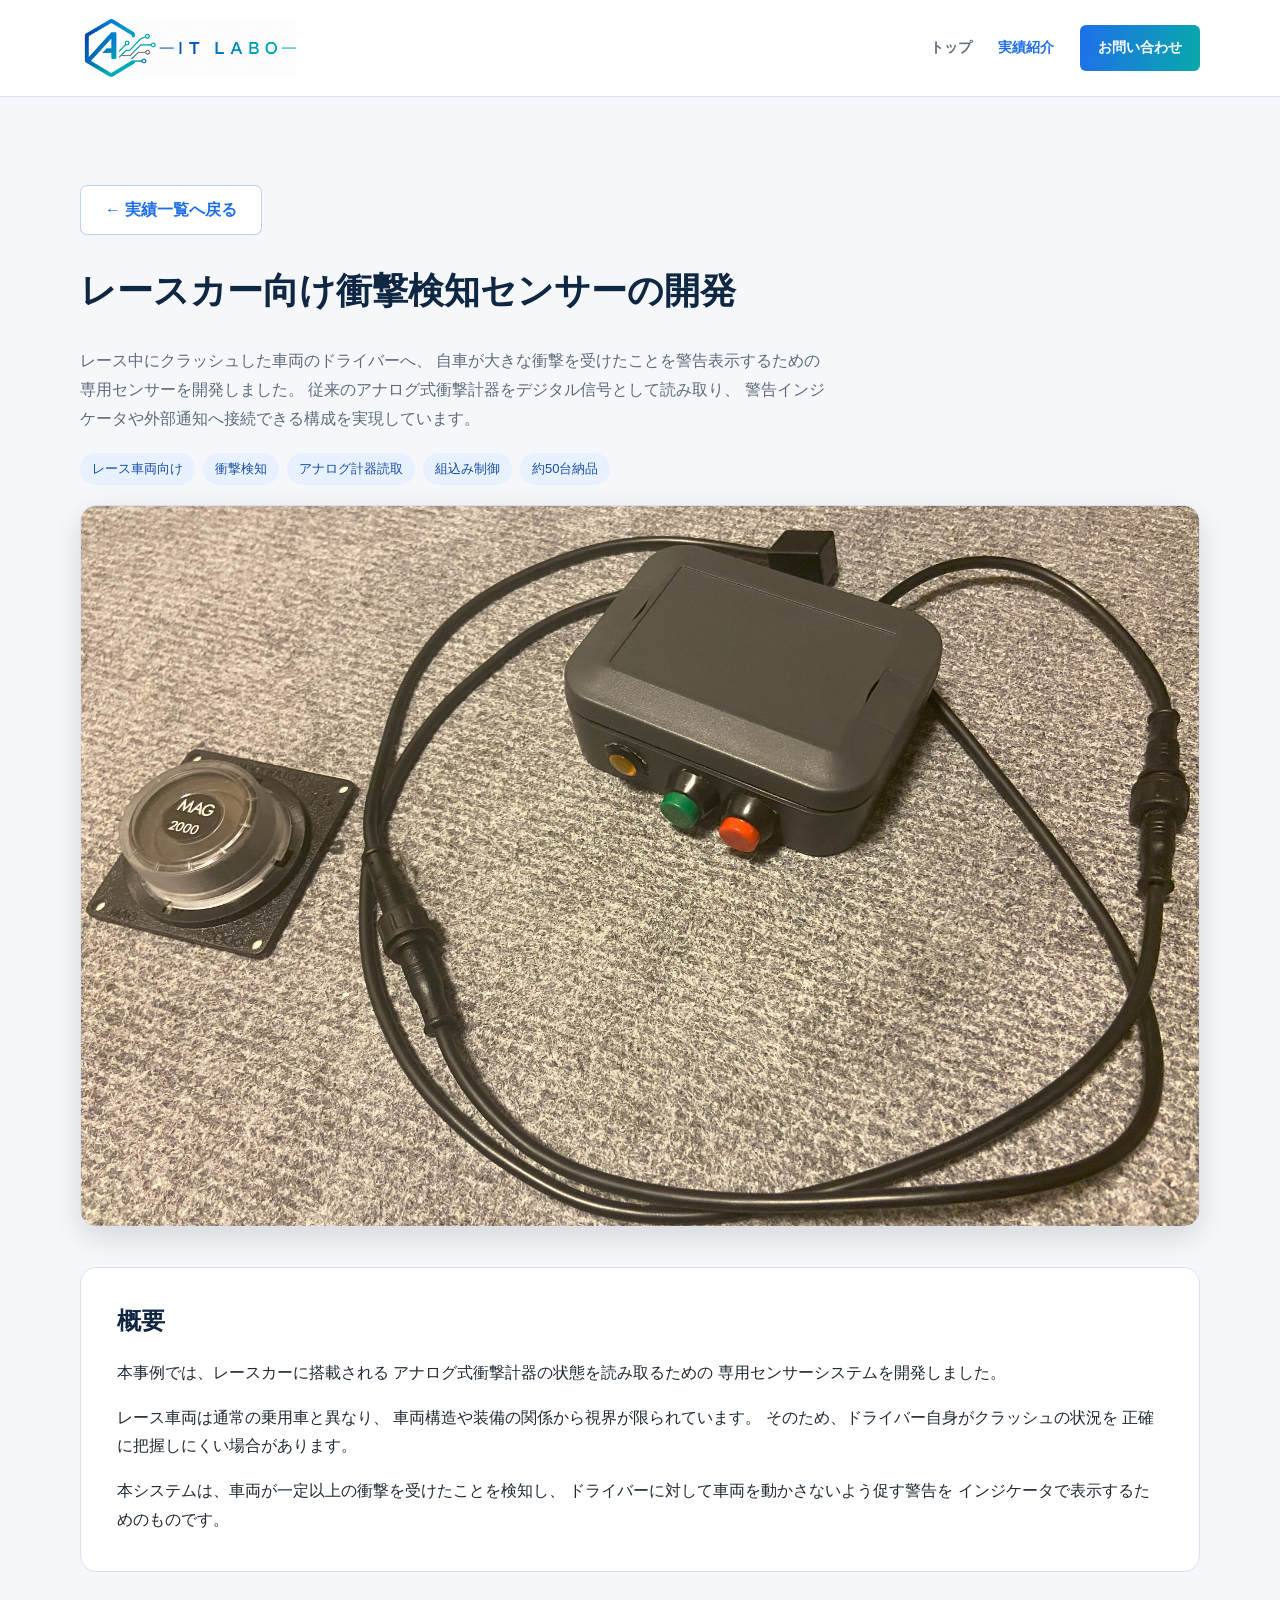
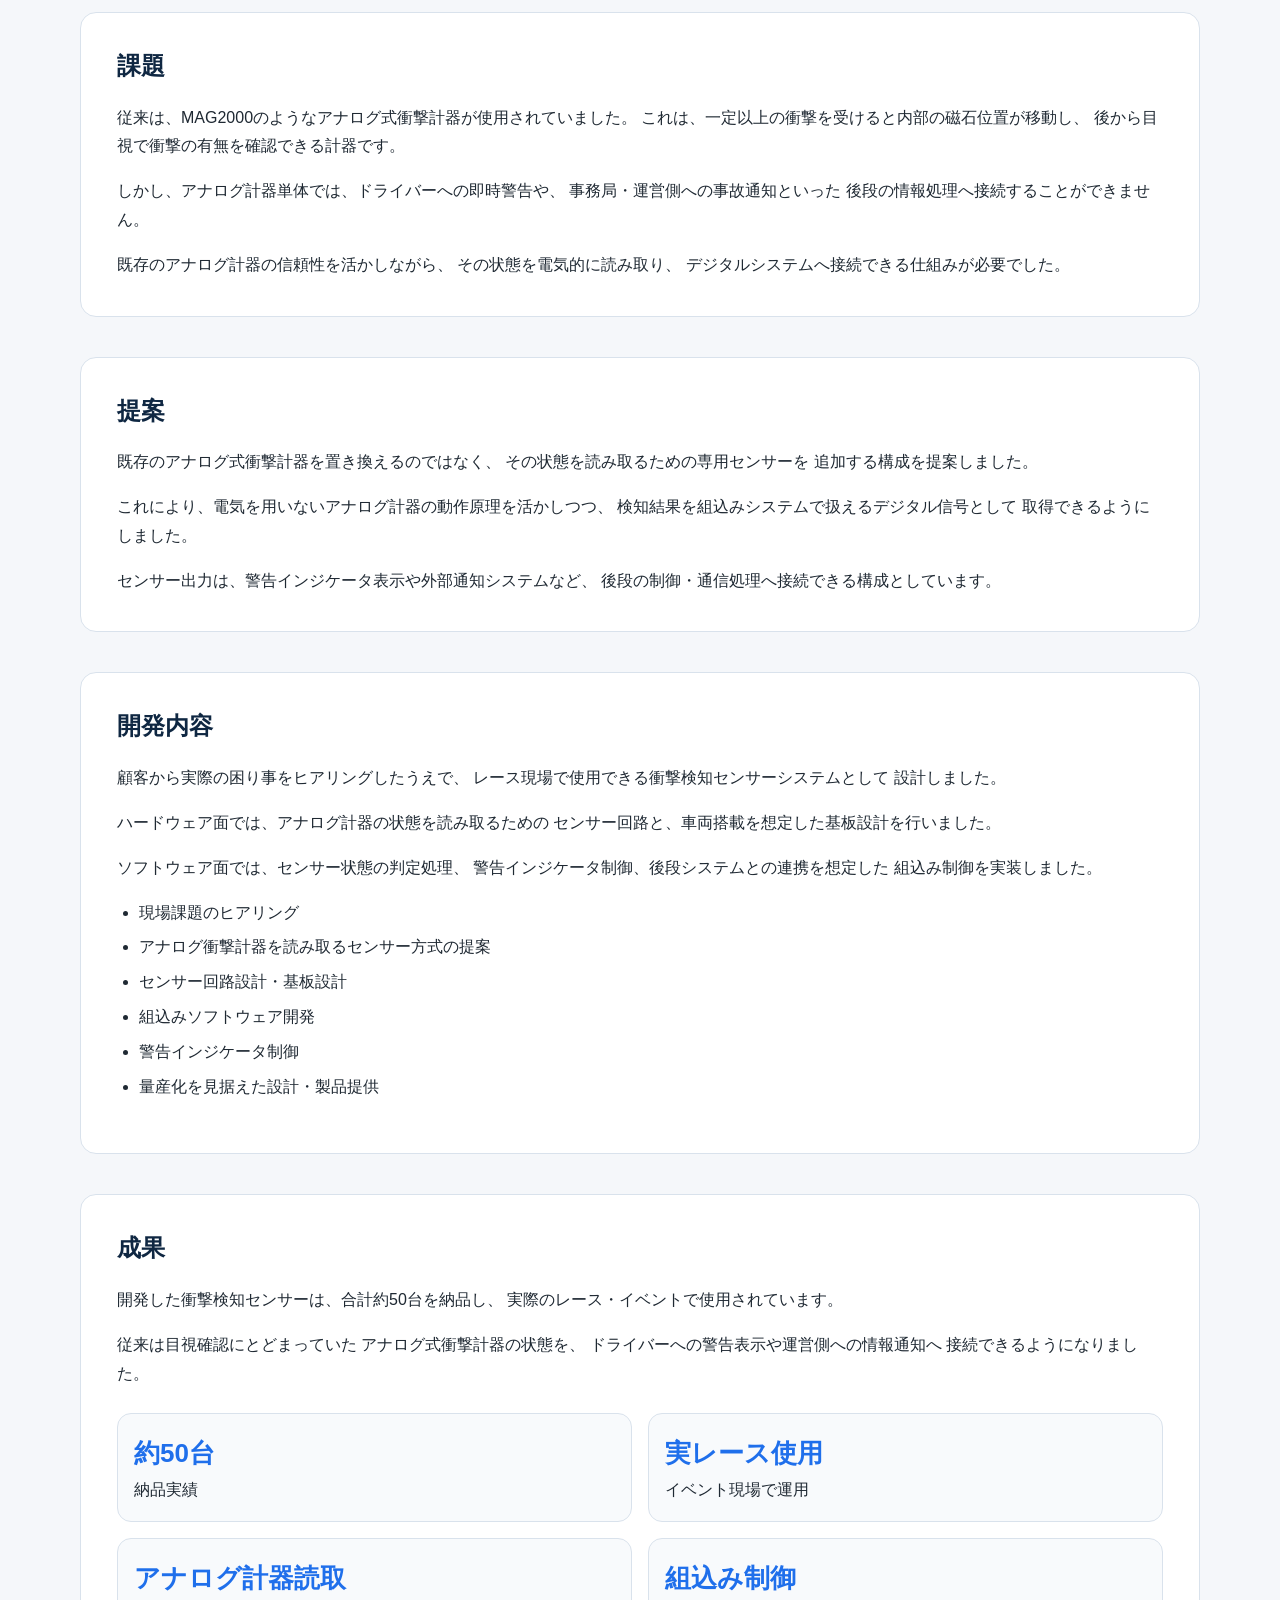
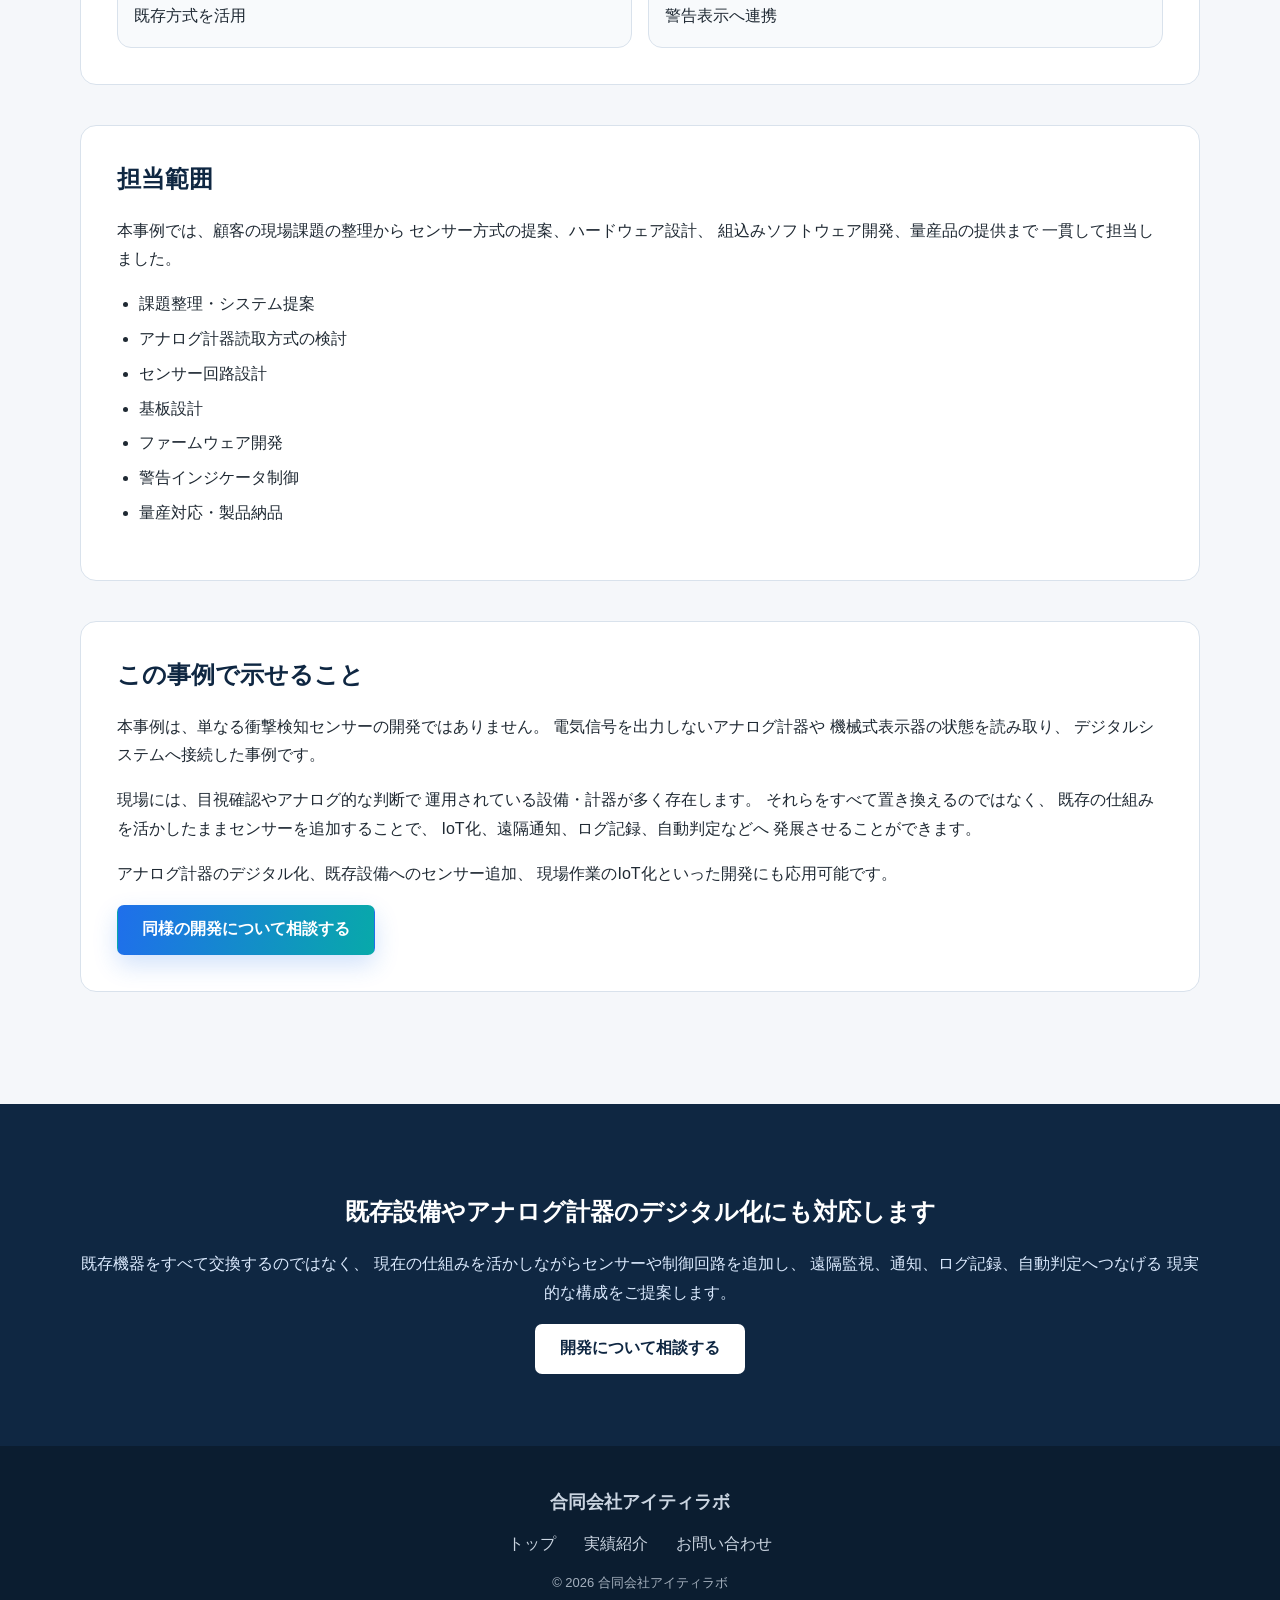
<file: works-race-impact-sensor.html>
<!doctype html>
<html lang="ja">

<head>
    <meta charset="utf-8">
    <meta name="viewport" content="width=device-width, initial-scale=1">

    <title>レースカー向け衝撃検知センサーの開発 | 合同会社アイティラボ</title>

    <meta
        name="description"
        content="レースカーに搭載されるアナログ式衝撃計器をデジタル的に読み取り、警告インジケータや外部通知へ接続できる専用衝撃検知センサーを開発した事例です。"
    >

    <link rel="stylesheet" href="assets/css/style.css?v=20260711">

    <!-- Google Analytics -->
    <script async src="https://www.googletagmanager.com/gtag/js?id=G-69NLYRLEGD"></script>
    <script>
        window.dataLayer = window.dataLayer || [];

        function gtag() {
            dataLayer.push(arguments);
        }

        gtag('js', new Date());
        gtag('config', 'G-69NLYRLEGD');
    </script>
</head>

<body>

    <header class="site-header">
        <div class="header-inner">

            <a
                class="site-logo"
                href="index.html"
                aria-label="合同会社アイティラボ トップページ"
            >
                <img
                    src="images/logo-header.png?v=20260711"
                    alt="IT LABO 合同会社アイティラボ"
                    width="1683"
                    height="487"
                >
            </a>

            <nav class="global-nav" aria-label="メインナビゲーション">
                <a href="index.html">トップ</a>
                <a href="works.html" aria-current="page">実績紹介</a>
                <a href="contact.html" class="nav-contact">お問い合わせ</a>
            </nav>

        </div>
    </header>

    <main>

        <section class="section">

            <p>
                <a
                    class="button button-secondary"
                    href="works.html"
                >
                    ← 実績一覧へ戻る
                </a>
            </p>

            <h1>レースカー向け衝撃検知センサーの開発</h1>

            <p class="lead">
                レース中にクラッシュした車両のドライバーへ、
                自車が大きな衝撃を受けたことを警告表示するための
                専用センサーを開発しました。
                従来のアナログ式衝撃計器をデジタル信号として読み取り、
                警告インジケータや外部通知へ接続できる構成を実現しています。
            </p>

            <div class="badges">
                <span class="badge">レース車両向け</span>
                <span class="badge">衝撃検知</span>
                <span class="badge">アナログ計器読取</span>
                <span class="badge">組込み制御</span>
                <span class="badge">約50台納品</span>
            </div>

            <div class="case-image">
                <img
                    src="images/race-impact-sensor.jpg"
                    alt="レースカー向け衝撃検知センサー"
                >
            </div>

            <section class="card">
                <h2>概要</h2>

                <p>
                    本事例では、レースカーに搭載される
                    アナログ式衝撃計器の状態を読み取るための
                    専用センサーシステムを開発しました。
                </p>

                <p>
                    レース車両は通常の乗用車と異なり、
                    車両構造や装備の関係から視界が限られています。
                    そのため、ドライバー自身がクラッシュの状況を
                    正確に把握しにくい場合があります。
                </p>

                <p>
                    本システムは、車両が一定以上の衝撃を受けたことを検知し、
                    ドライバーに対して車両を動かさないよう促す警告を
                    インジケータで表示するためのものです。
                </p>
            </section>

            <section class="card">
                <h2>課題</h2>

                <p>
                    従来は、MAG2000のようなアナログ式衝撃計器が使用されていました。
                    これは、一定以上の衝撃を受けると内部の磁石位置が移動し、
                    後から目視で衝撃の有無を確認できる計器です。
                </p>

                <p>
                    しかし、アナログ計器単体では、ドライバーへの即時警告や、
                    事務局・運営側への事故通知といった
                    後段の情報処理へ接続することができません。
                </p>

                <p>
                    既存のアナログ計器の信頼性を活かしながら、
                    その状態を電気的に読み取り、
                    デジタルシステムへ接続できる仕組みが必要でした。
                </p>
            </section>

            <section class="card">
                <h2>提案</h2>

                <p>
                    既存のアナログ式衝撃計器を置き換えるのではなく、
                    その状態を読み取るための専用センサーを
                    追加する構成を提案しました。
                </p>

                <p>
                    これにより、電気を用いないアナログ計器の動作原理を活かしつつ、
                    検知結果を組込みシステムで扱えるデジタル信号として
                    取得できるようにしました。
                </p>

                <p>
                    センサー出力は、警告インジケータ表示や外部通知システムなど、
                    後段の制御・通信処理へ接続できる構成としています。
                </p>
            </section>

            <section class="card">
                <h2>開発内容</h2>

                <p>
                    顧客から実際の困り事をヒアリングしたうえで、
                    レース現場で使用できる衝撃検知センサーシステムとして
                    設計しました。
                </p>

                <p>
                    ハードウェア面では、アナログ計器の状態を読み取るための
                    センサー回路と、車両搭載を想定した基板設計を行いました。
                </p>

                <p>
                    ソフトウェア面では、センサー状態の判定処理、
                    警告インジケータ制御、後段システムとの連携を想定した
                    組込み制御を実装しました。
                </p>

                <ul>
                    <li>現場課題のヒアリング</li>
                    <li>アナログ衝撃計器を読み取るセンサー方式の提案</li>
                    <li>センサー回路設計・基板設計</li>
                    <li>組込みソフトウェア開発</li>
                    <li>警告インジケータ制御</li>
                    <li>量産化を見据えた設計・製品提供</li>
                </ul>
            </section>

            <section class="card">
                <h2>成果</h2>

                <p>
                    開発した衝撃検知センサーは、合計約50台を納品し、
                    実際のレース・イベントで使用されています。
                </p>

                <p>
                    従来は目視確認にとどまっていた
                    アナログ式衝撃計器の状態を、
                    ドライバーへの警告表示や運営側への情報通知へ
                    接続できるようになりました。
                </p>

                <div class="stats">

                    <div class="stat">
                        <strong>約50台</strong>
                        納品実績
                    </div>

                    <div class="stat">
                        <strong>実レース使用</strong>
                        イベント現場で運用
                    </div>

                    <div class="stat">
                        <strong>アナログ計器読取</strong>
                        既存方式を活用
                    </div>

                    <div class="stat">
                        <strong>組込み制御</strong>
                        警告表示へ連携
                    </div>

                </div>
            </section>

            <section class="card">
                <h2>担当範囲</h2>

                <p>
                    本事例では、顧客の現場課題の整理から
                    センサー方式の提案、ハードウェア設計、
                    組込みソフトウェア開発、量産品の提供まで
                    一貫して担当しました。
                </p>

                <ul>
                    <li>課題整理・システム提案</li>
                    <li>アナログ計器読取方式の検討</li>
                    <li>センサー回路設計</li>
                    <li>基板設計</li>
                    <li>ファームウェア開発</li>
                    <li>警告インジケータ制御</li>
                    <li>量産対応・製品納品</li>
                </ul>
            </section>

            <section class="card">
                <h2>この事例で示せること</h2>

                <p>
                    本事例は、単なる衝撃検知センサーの開発ではありません。
                    電気信号を出力しないアナログ計器や
                    機械式表示器の状態を読み取り、
                    デジタルシステムへ接続した事例です。
                </p>

                <p>
                    現場には、目視確認やアナログ的な判断で
                    運用されている設備・計器が多く存在します。
                    それらをすべて置き換えるのではなく、
                    既存の仕組みを活かしたままセンサーを追加することで、
                    IoT化、遠隔通知、ログ記録、自動判定などへ
                    発展させることができます。
                </p>

                <p>
                    アナログ計器のデジタル化、既存設備へのセンサー追加、
                    現場作業のIoT化といった開発にも応用可能です。
                </p>

                <p>
                    <a
                        class="button button-primary"
                        href="contact.html"
                    >
                        同様の開発について相談する
                    </a>
                </p>
            </section>

        </section>

        <section class="cta">
            <div class="section">

                <h2>既存設備やアナログ計器のデジタル化にも対応します</h2>

                <p>
                    既存機器をすべて交換するのではなく、
                    現在の仕組みを活かしながらセンサーや制御回路を追加し、
                    遠隔監視、通知、ログ記録、自動判定へつなげる
                    現実的な構成をご提案します。
                </p>

                <a
                    class="button button-primary"
                    href="contact.html"
                >
                    開発について相談する
                </a>

            </div>
        </section>

    </main>

    <footer class="footer">

        <div class="footer-company">
            合同会社アイティラボ
        </div>

        <div class="footer-links">
            <a href="index.html">トップ</a>
            <a href="works.html">実績紹介</a>
            <a href="contact.html">お問い合わせ</a>
        </div>

        <div class="footer-copy">
            © 2026 合同会社アイティラボ
        </div>

    </footer>

</body>

</html>
</file>
<file: assets/css/style.css>
:root {
  --main: #0f2742;
  --accent: #1f6feb;
  --accent-secondary: #08a9aa;
  --bg: #f5f7fa;
  --text: #1f2933;
  --muted: #5f6b7a;
  --card: #ffffff;
  --border: #d9e2ec;
}

/* =========================
   Reset / Base
========================= */

* {
  box-sizing: border-box;
}

html {
  scroll-behavior: smooth;
}

body {
  margin: 0;
  font-family:
    -apple-system, BlinkMacSystemFont, "Segoe UI", "Noto Sans JP", sans-serif;
  color: var(--text);
  background: var(--bg);
  line-height: 1.8;
}

img {
  max-width: 100%;
}

a {
  color: inherit;
  text-decoration: none;
}

/* =========================
   Header
========================= */

.site-header {
  position: sticky;
  top: 0;
  z-index: 1000;

  background: rgba(255, 255, 255, 0.96);
  border-bottom: 1px solid var(--border);
  backdrop-filter: blur(10px);
}

.header-inner {
  width: min(1120px, calc(100% - 48px));
  min-height: 96px;
  margin: 0 auto;

  display: flex;
  align-items: center;
  justify-content: space-between;
  gap: 32px;
}

.site-logo {
  display: block;
  flex: 0 0 auto;
  line-height: 0;
}

.site-logo img {
  display: block;
  width: auto;
  height: 64px;
}

.global-nav {
  display: flex;
  align-items: center;
  gap: 26px;
}

.global-nav a {
  color: var(--muted);
  font-size: 14px;
  font-weight: 600;

  transition:
    color 0.2s ease,
    opacity 0.2s ease;
}

.global-nav a:not(.nav-contact):hover,
.global-nav a:not(.nav-contact)[aria-current="page"] {
  color: var(--accent);
}

.global-nav .nav-contact {
  padding: 10px 18px;

  color: #ffffff;
  background: linear-gradient(100deg, var(--accent), var(--accent-secondary));

  border-radius: 6px;
}

.global-nav .nav-contact,
.global-nav .nav-contact:hover,
.global-nav .nav-contact[aria-current="page"],
.global-nav .nav-contact:visited {
  color: #ffffff;
}

.global-nav .nav-contact:hover {
  opacity: 0.85;
}

/* =========================
   Common
========================= */

.section {
  width: min(1120px, calc(100% - 48px));
  margin: 0 auto;
  padding: 72px 0;
}

h1,
h2,
h3 {
  line-height: 1.45;
}

h1 {
  color: var(--main);
  font-size: 36px;
}

h2 {
  color: var(--main);
}

.lead {
  max-width: 760px;
  color: var(--muted);
}

.button {
  display: inline-flex;
  min-height: 50px;
  padding: 0 24px;

  align-items: center;
  justify-content: center;

  border: 1px solid transparent;
  border-radius: 7px;

  font-weight: 700;
  text-decoration: none;

  transition:
    transform 0.2s ease,
    box-shadow 0.2s ease,
    opacity 0.2s ease;
}

.button:hover {
  transform: translateY(-2px);
}

.button-primary {
  color: #ffffff;
  background: linear-gradient(100deg, var(--accent), var(--accent-secondary));
  box-shadow: 0 10px 25px rgba(31, 111, 235, 0.2);
}

.button-secondary {
  color: var(--accent);
  background: #ffffff;
  border-color: rgba(31, 111, 235, 0.3);
}

/* =========================
   Hero
========================= */

.hero {
  color: var(--text);

  background:
    radial-gradient(
      circle at 18% 22%,
      rgba(31, 111, 235, 0.09),
      transparent 38%
    ),
    radial-gradient(circle at 84% 70%, rgba(8, 169, 170, 0.1), transparent 34%),
    #ffffff;
}

.hero-inner {
  width: min(1120px, calc(100% - 48px));
  margin: 0 auto;
  padding: 88px 0 96px;

  display: grid;
  grid-template-columns: minmax(0, 1.2fr) minmax(340px, 0.8fr);
  align-items: center;
  gap: 48px;
}

.hero-content {
  min-width: 0;
}

.hero-kicker {
  margin: 0 0 18px;

  color: var(--accent);
  font-size: 13px;
  font-weight: 700;
  letter-spacing: 0.16em;
}

.hero h1 {
  margin: 0;

  color: var(--main);
  font-size: clamp(38px, 4.2vw, 54px);
  line-height: 1.18;
  letter-spacing: -0.025em;
}

.hero-title-line {
  display: block;
  white-space: nowrap;
}

.hero-description {
  max-width: 680px;
  margin: 28px 0 0;

  color: var(--muted);
  font-size: 17px;
  line-height: 1.95;
}

.hero-actions {
  display: flex;
  flex-wrap: wrap;
  gap: 14px;
  margin-top: 36px;
}

.hero-photo {
  position: relative;
  width: 88%;
  margin-left: auto;
}

.hero-photo::before {
  position: absolute;
  inset: 20px -18px -18px 20px;
  z-index: 0;

  content: "";
  border-radius: 16px;

  background: linear-gradient(
    135deg,
    rgba(31, 111, 235, 0.14),
    rgba(8, 169, 170, 0.18)
  );
}

.hero-photo img {
  position: relative;
  z-index: 1;

  display: block;
  width: 100%;
  aspect-ratio: 4 / 3;
  object-fit: cover;

  border-radius: 16px;
  box-shadow: 0 18px 45px rgba(20, 43, 66, 0.15);

  transition: transform 0.2s ease;
}

.hero-photo img:hover {
  transform: scale(1.02);
}

/* =========================
   Cards
========================= */

.cards {
  display: grid;
  grid-template-columns: repeat(3, 1fr);
  gap: 24px;
  margin-top: 32px;
}

.card {
  margin: 40px 0;
  padding: 36px;

  background: var(--card);
  border: 1px solid var(--border);
  border-radius: 16px;
}

.cards .card {
  margin: 0;
}

.card h2 {
  margin-top: 0;
  margin-bottom: 20px;
}

.card h3 {
  margin-top: 0;
  color: var(--main);
}

.card p:last-child {
  margin-bottom: 0;
}

.card .case-image {
  margin-top: 28px;
}

.card ul {
  padding-left: 1.4em;
}

.card li + li {
  margin-top: 6px;
}

/* =========================
   Case blocks
========================= */

.case {
  background: #ffffff;
  border-top: 1px solid var(--border);
}

.case + .case {
  border-top: none;
}

.case-grid {
  display: grid;
  grid-template-columns: 0.95fr 1.05fr;
  gap: 40px;
  align-items: center;
}

.case-content {
  min-width: 0;
}

.case-image img {
  display: block;
  width: 100%;

  border: 1px solid var(--border);
  border-radius: 16px;

  box-shadow: 0 10px 30px rgba(0, 0, 0, 0.13);

  transition: transform 0.2s ease;
}

.case-image img:hover {
  transform: scale(1.02);
}

/* =========================
   Badges
========================= */

.badges {
  display: flex;
  flex-wrap: wrap;
  gap: 8px;
  margin: 20px 0;
}

.badge {
  padding: 4px 12px;

  color: #174ea6;
  background: #e8f1ff;
  border-radius: 999px;

  font-size: 13px;
}

/* =========================
   Works
========================= */

.work-card {
  display: grid;
  grid-template-columns: 0.8fr 1.2fr;
  gap: 28px;
  align-items: center;
}

.work-image img {
  display: block;
  width: 100%;

  border: 1px solid var(--border);
  border-radius: 14px;

  box-shadow: 0 10px 30px rgba(0, 0, 0, 0.12);
}

/* =========================
   Stats
========================= */

.stats {
  display: grid;
  grid-template-columns: repeat(2, 1fr);
  gap: 16px;
  margin-top: 24px;
}

.stat {
  padding: 16px;

  background: #f8fafc;
  border: 1px solid var(--border);
  border-radius: 14px;
}

.stat strong {
  display: block;
  color: var(--accent);
  font-size: 26px;
}

/* =========================
   Contact
========================= */

.form-area {
  margin-top: 32px;
  padding: 32px;

  background: #ffffff;
  border: 1px solid var(--border);
  border-radius: 16px;
}

.form-area h2 {
  margin-top: 0;
  color: var(--main);
}

.contact-button {
  display: inline-block;
  margin-top: 16px;
  padding: 14px 28px;

  color: #ffffff;
  background: var(--main);
  border-radius: 999px;

  font-weight: 700;
}

.note {
  margin-top: 24px;
  color: var(--muted);
  font-size: 14px;
}

/* =========================
   CTA
========================= */

.cta {
  color: #ffffff;
  text-align: center;
  background: var(--main);
}

.cta h2 {
  color: #ffffff;
}

.cta p {
  color: #dbeafe;
}

.cta .button-primary {
  color: var(--main);
  background: #ffffff;
  box-shadow: none;
}

/* =========================
   Footer
========================= */

.footer {
  padding: 40px 24px;

  color: #cbd5e1;
  background: #0b1d30;

  text-align: center;
}

.footer-company {
  margin-bottom: 12px;
  font-size: 18px;
  font-weight: 700;
}

.footer-links {
  margin-bottom: 12px;
}

.footer-links a {
  margin: 0 12px;
  color: #cbd5e1;
}

.footer-links a:hover {
  text-decoration: underline;
}

.footer-copy {
  font-size: 13px;
  opacity: 0.8;
}

/* =========================
   Responsive
========================= */

@media (max-width: 800px) {
  .header-inner {
    width: calc(100% - 28px);
    min-height: 68px;
    gap: 16px;
  }

  .site-logo img {
    height: 38px;
  }

  .global-nav {
    gap: 12px;
  }

  .global-nav a:not(.nav-contact) {
    display: none;
  }

  .global-nav .nav-contact {
    padding: 9px 13px;
    font-size: 13px;
  }

  .section {
    width: calc(100% - 32px);
    padding: 56px 0;
  }

  .hero-inner {
    width: calc(100% - 32px);
    padding: 58px 0 72px;

    grid-template-columns: 1fr;
    gap: 46px;
  }

  .hero h1 {
    font-size: clamp(32px, 9vw, 44px);
  }

  .hero-title-line {
    white-space: normal;
  }

  .hero-description {
    font-size: 16px;
  }

  .hero-actions {
    flex-direction: column;
    align-items: stretch;
  }

  .hero-actions .button {
    width: 100%;
  }

  .hero-photo {
    width: 100%;
    margin-left: 0;
  }

  .case-grid,
  .cards,
  .work-card {
    grid-template-columns: 1fr;
  }

  .cards {
    gap: 18px;
  }

  .stats {
    grid-template-columns: 1fr;
  }

  .card {
    margin: 28px 0;
    padding: 24px;
  }

  .cards .card {
    margin: 0;
  }
}
</file>
